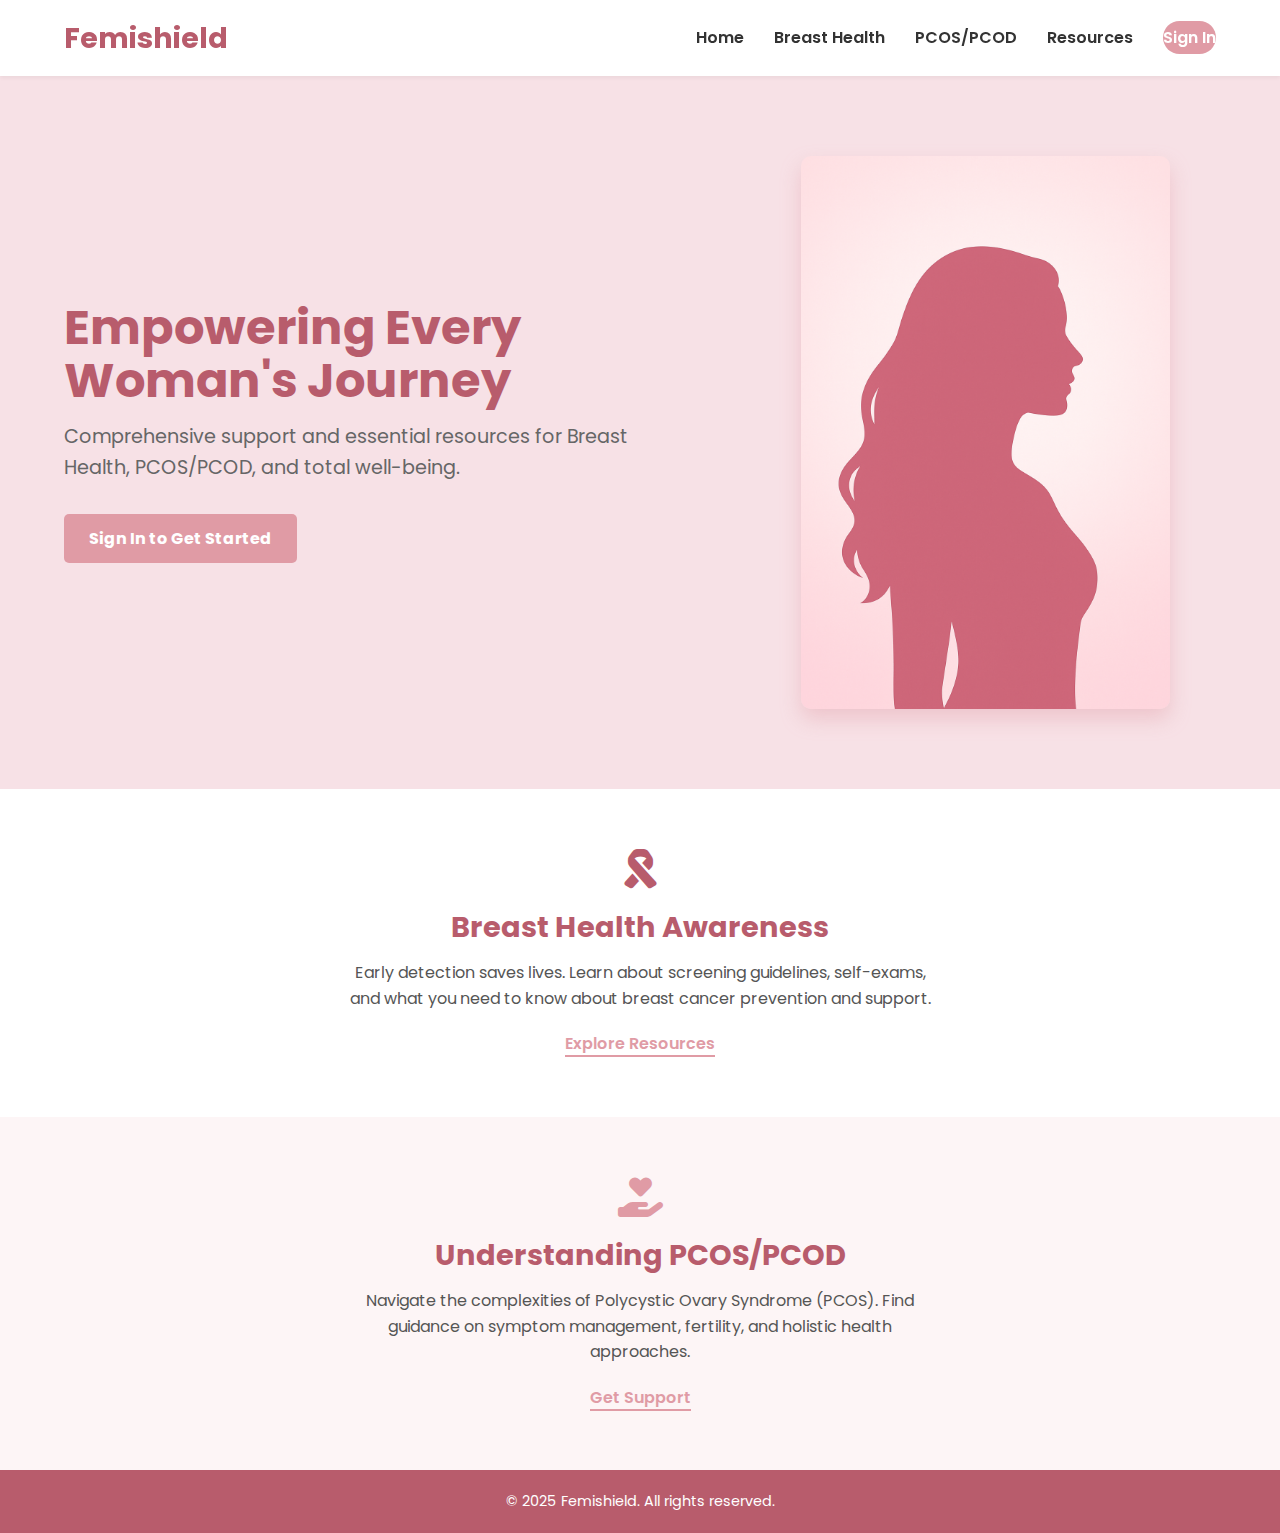
<file: index.html>
<!DOCTYPE html>
<html lang="en">
  <head>
    <meta charset="UTF-8" />
    <meta name="viewport" content="width=device-width, initial-scale=1.0" />
    <title>Femishield - Empowering Women's Health</title>
    <link
      rel="stylesheet"
      href="https://cdnjs.cloudflare.com/ajax/libs/font-awesome/6.5.1/css/all.min.css"
    />
    <link
      href="https://fonts.googleapis.com/css2?family=Poppins:wght@300;400;600;700&display=swap"
      rel="stylesheet"
    />

    <style>
      /* Custom Pink & White Palette */
      :root {
        --color-white: #ffffff;
        --color-pink-lightest: #fdf5f6; /* Very light pink/off-white */
        --color-pink-soft: #f7e1e6; /* Soft background pink */
        --color-pink-medium: #e09ba5; /* Main accent pink */
        --color-pink-dark: #b85c6c; /* Darker text/hover pink */
        --color-text-dark: #333333;
        --font-primary: "Poppins", sans-serif;
      }

      /* Global Reset and Typography */
      * {
        margin: 0;
        padding: 0;
        box-sizing: border-box;
      }

      body {
        font-family: var(--font-primary);
        line-height: 1.6;
        background-color: var(--color-pink-lightest);
        color: var(--color-text-dark);
      }

      .container {
        width: 90%;
        max-width: 1200px;
        margin: 0 auto;
      }

      /* Navigation Bar */
      .navbar {
        background-color: var(--color-white);
        padding: 15px 0;
        box-shadow: 0 2px 4px rgba(0, 0, 0, 0.05);
        position: sticky;
        top: 0;
        z-index: 1000;
      }

      .navbar .container {
        display: flex;
        justify-content: space-between;
        align-items: center;
      }

      .logo {
        color: var(--color-pink-dark);
        font-weight: 700;
        font-size: 1.8em;
      }

      .nav-links {
        list-style: none;
        display: flex;
      }

      .nav-links li {
        margin-left: 30px;
      }

      .nav-links a {
        text-decoration: none;
        color: var(--color-text-dark);
        font-weight: 600;
        transition: color 0.3s;
        padding: 5px 0;
        position: relative;
      }

      .nav-links a:hover {
        color: var(--color-pink-medium);
      }

      /* Call to Action Button in Nav */
      .cta-button {
        background-color: var(--color-pink-medium);
        color: var(--color-white) !important;
        padding: 8px 15px;
        border-radius: 20px;
        font-weight: 600;
        transition: background-color 0.3s;
      }

      .cta-button:hover {
        background-color: var(--color-pink-dark);
      }

      /* Hero Section */
      .hero-section {
        background-color: var(--color-pink-soft);
        padding: 80px 0;
      }

      .hero-section .container {
        display: flex;
        align-items: center;
        justify-content: space-between;
        gap: 40px;
      }

      .hero-content {
        max-width: 50%;
      }

      .hero-content h2 {
        font-size: 3em;
        color: var(--color-pink-dark);
        margin-bottom: 15px;
        line-height: 1.1;
      }

      .hero-content p {
        font-size: 1.2em;
        margin-bottom: 30px;
        color: #666;
      }

      .main-cta-button {
        display: inline-block;
        background-color: var(--color-pink-medium);
        color: var(--color-white);
        padding: 12px 25px;
        border-radius: 5px;
        text-decoration: none;
        font-weight: 700;
        transition: background-color 0.3s;
      }

      .main-cta-button:hover {
        background-color: var(--color-pink-dark);
      }

      .hero-visual {
        width: 40%;
        display: flex;
        align-items: center;
        justify-content: center;
      }

      /* Styling for the image within hero-visual */
      .hero-visual img {
        max-width: 80%; /* Ensure image fits within its container */
        height: auto; /* Maintain aspect ratio */
        display: block; /* Remove extra space below image */
        border-radius: 10px; /* Optional: adds soft corners to your image */
        box-shadow: 0 10px 20px rgba(224, 155, 165, 0.4); /* Optional: adds a subtle shadow */
      }

      /* Feature Sections */
      .feature-section {
        padding: 60px 0;
        text-align: center;
        background-color: var(--color-white);
      }

      .light-pink-bg {
        background-color: var(--color-pink-lightest);
      }

      .feature-icon {
        font-size: 2.5em;
        color: var(--color-pink-medium);
        margin-bottom: 15px;
      }

      .pink-ribbon {
        color: var(--color-pink-dark); /* Darker pink for the ribbon icon */
      }

      .feature-section h3 {
        font-size: 1.8em;
        color: var(--color-pink-dark);
        margin-bottom: 10px;
      }

      .feature-section p {
        max-width: 600px;
        margin: 0 auto 20px;
        color: #555;
      }

      .secondary-cta {
        color: var(--color-pink-medium);
        text-decoration: none;
        font-weight: 600;
        border-bottom: 2px solid var(--color-pink-medium);
        transition: color 0.3s, border-color 0.3s;
      }

      .secondary-cta:hover {
        color: var(--color-pink-dark);
        border-color: var(--color-pink-dark);
      }

      /* Footer */
      .footer {
        background-color: var(--color-pink-dark);
        color: var(--color-white);
        text-align: center;
        padding: 20px 0;
        font-size: 0.9em;
      }

      /* Media Query for Responsiveness */
      @media (max-width: 768px) {
        .navbar .container {
          flex-direction: column;
        }
        .nav-links {
          margin-top: 10px;
          justify-content: center;
        }
        .nav-links li {
          margin: 0 10px;
        }
        .hero-section .container {
          flex-direction: column;
          text-align: center;
        }
        .hero-content,
        .hero-visual {
          max-width: 100%;
          width: 100%;
        }
        .hero-content h2 {
          font-size: 2.5em;
        }
        .hero-visual {
          order: -1; /* Move visual above text on mobile */
          margin-bottom: 30px;
        }
      }
    </style>
  </head>
  <body>
    <nav class="navbar">
      <div class="container">
        <h1 class="logo">Femishield</h1>
        <ul class="nav-links">
          <li><a href="#home">Home</a></li>
          <li><a href="#breast-health">Breast Health</a></li>
          <li><a href="#pcos-pcod">PCOS/PCOD</a></li>
          <li><a href="#resources">Resources</a></li>
          <li><a href="signin.html" class="cta-button">Sign In</a></li>
        </ul>
      </div>
    </nav>

    <header id="home" class="hero-section">
      <div class="container">
        <div class="hero-content">
          <h2>Empowering Every Woman's Journey</h2>
          <p>
            Comprehensive support and essential resources for Breast Health,
            PCOS/PCOD, and total well-being.
          </p>
          <a href="signin.html" class="main-cta-button"
            >Sign In to Get Started</a
          >
        </div>
        <div class="hero-visual">
          <img src="woman_silhouette.png" alt="Empowering Women's Health" />
        </div>
      </div>
    </header>

    <section id="breast-health" class="feature-section">
      <div class="container">
        <i class="fas fa-ribbon feature-icon pink-ribbon"></i>
        <h3>Breast Health Awareness</h3>
        <p>
          Early detection saves lives. Learn about screening guidelines,
          self-exams, and what you need to know about breast cancer prevention
          and support.
        </p>
        <a href="#" class="secondary-cta">Explore Resources</a>
      </div>
    </section>

    <section id="pcos-pcod" class="feature-section light-pink-bg">
      <div class="container">
        <i class="fas fa-hand-holding-heart feature-icon"></i>
        <h3>Understanding PCOS/PCOD</h3>
        <p>
          Navigate the complexities of Polycystic Ovary Syndrome (PCOS). Find
          guidance on symptom management, fertility, and holistic health
          approaches.
        </p>
        <a href="#" class="secondary-cta">Get Support</a>
      </div>
    </section>

    <footer class="footer">
      <div class="container">
        <p>&copy; 2025 Femishield. All rights reserved.</p>
      </div>
    </footer>
  </body>
</html>
</file>
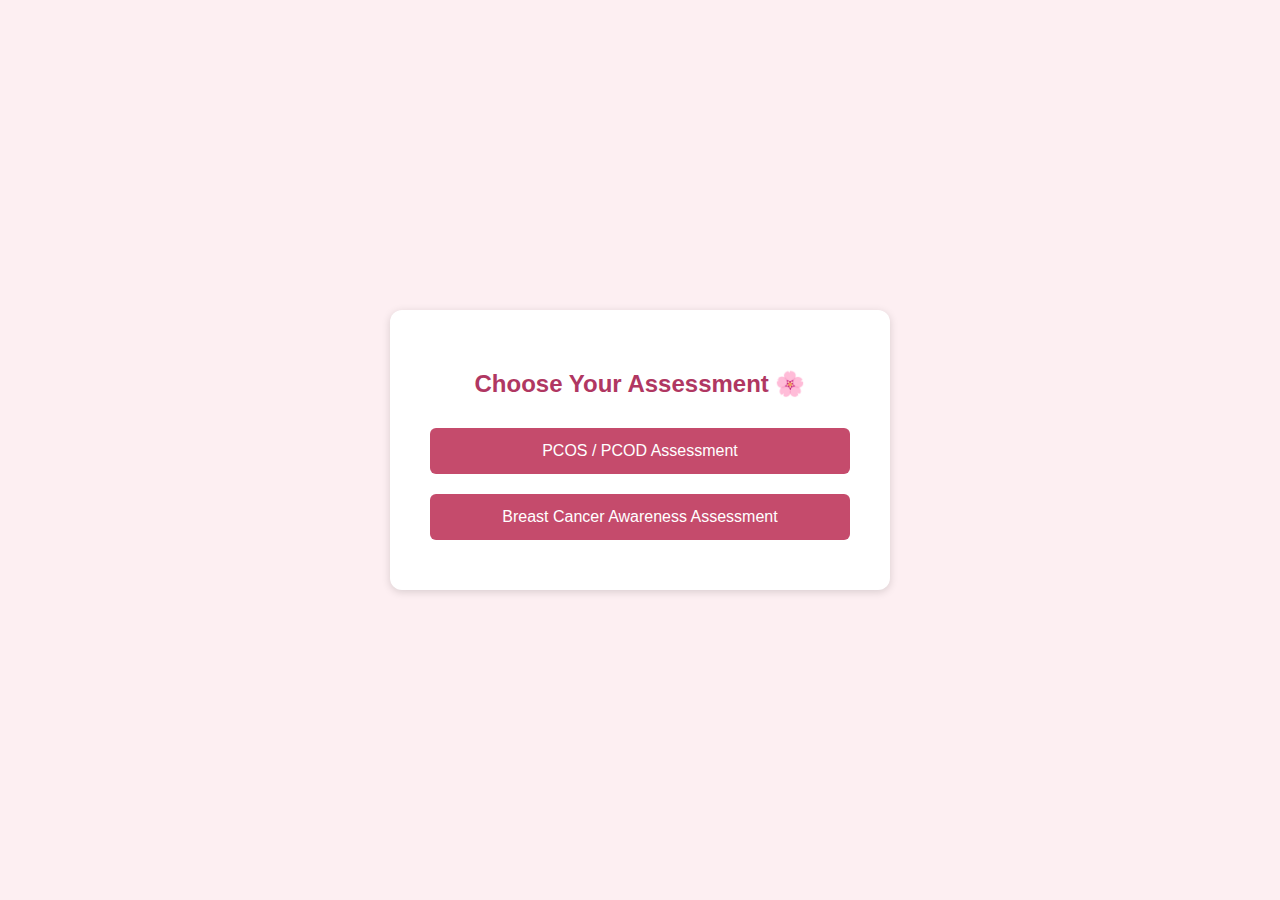
<file: assessment.html>
<!DOCTYPE html>
<html lang="en">
  <head>
    <meta charset="UTF-8" />
    <meta name="viewport" content="width=device-width, initial-scale=1.0" />
    <title>Choose Assessment - FemiShield</title>
    <style>
      body {
        margin: 0;
        font-family: Arial, sans-serif;
        background: #fdeff2;
        display: flex;
        justify-content: center;
        align-items: center;
        height: 100vh;
      }
      .card {
        background: #ffffff;
        padding: 40px;
        width: 420px;
        border-radius: 12px;
        box-shadow: 0 2px 8px rgba(0, 0, 0, 0.15);
        text-align: center;
      }
      h2 {
        color: #b03762;
        margin-bottom: 20px;
      }
      button {
        width: 100%;
        padding: 14px;
        margin: 10px 0;
        border: none;
        border-radius: 6px;
        background: #c54b6c;
        color: #fff;
        cursor: pointer;
        font-size: 16px;
      }
      button:hover {
        background: #a63b59;
      }
    </style>
  </head>
  <body>
    <div class="card">
      <h2>Choose Your Assessment 🌸</h2>
      <button onclick="location.href='pcos-assessment.html'">
        PCOS / PCOD Assessment
      </button>
      <button onclick="location.href='breast-assessment.html'">
        Breast Cancer Awareness Assessment
      </button>
    </div>
  </body>
</html>
</file>
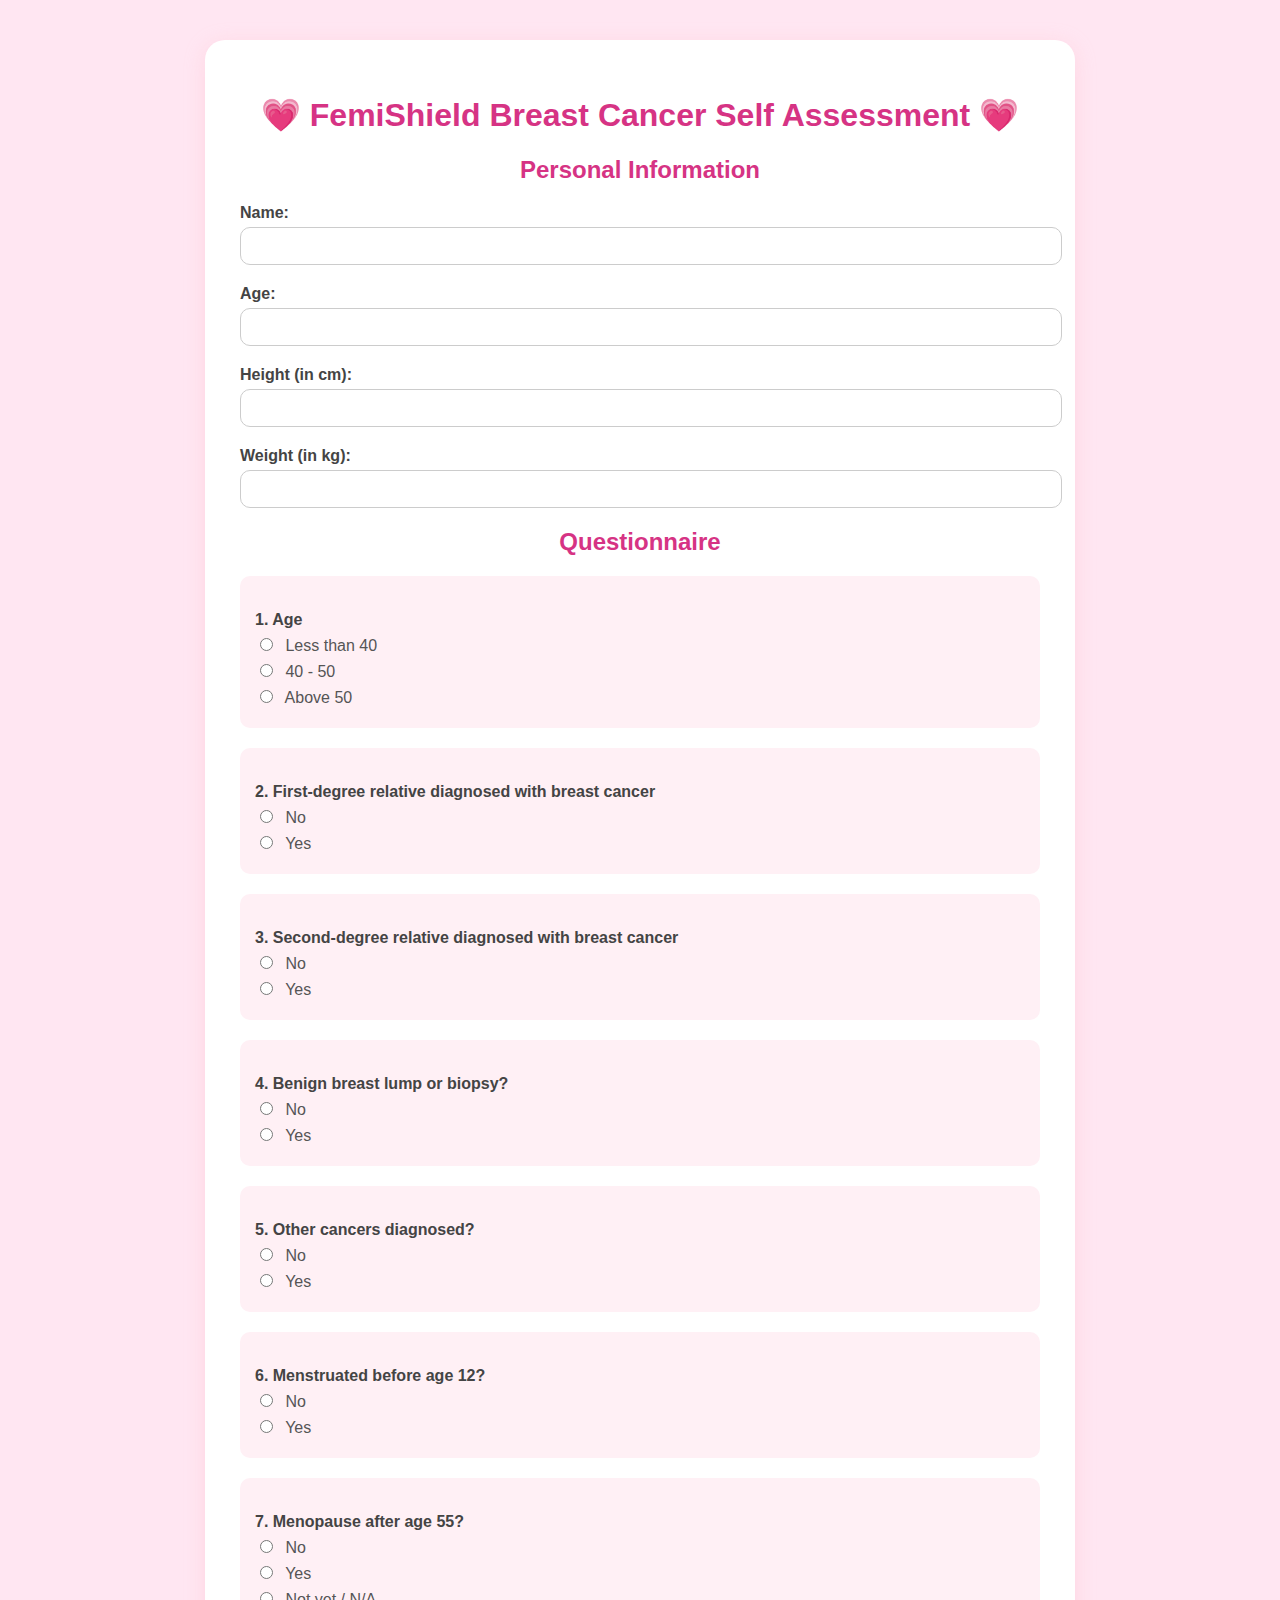
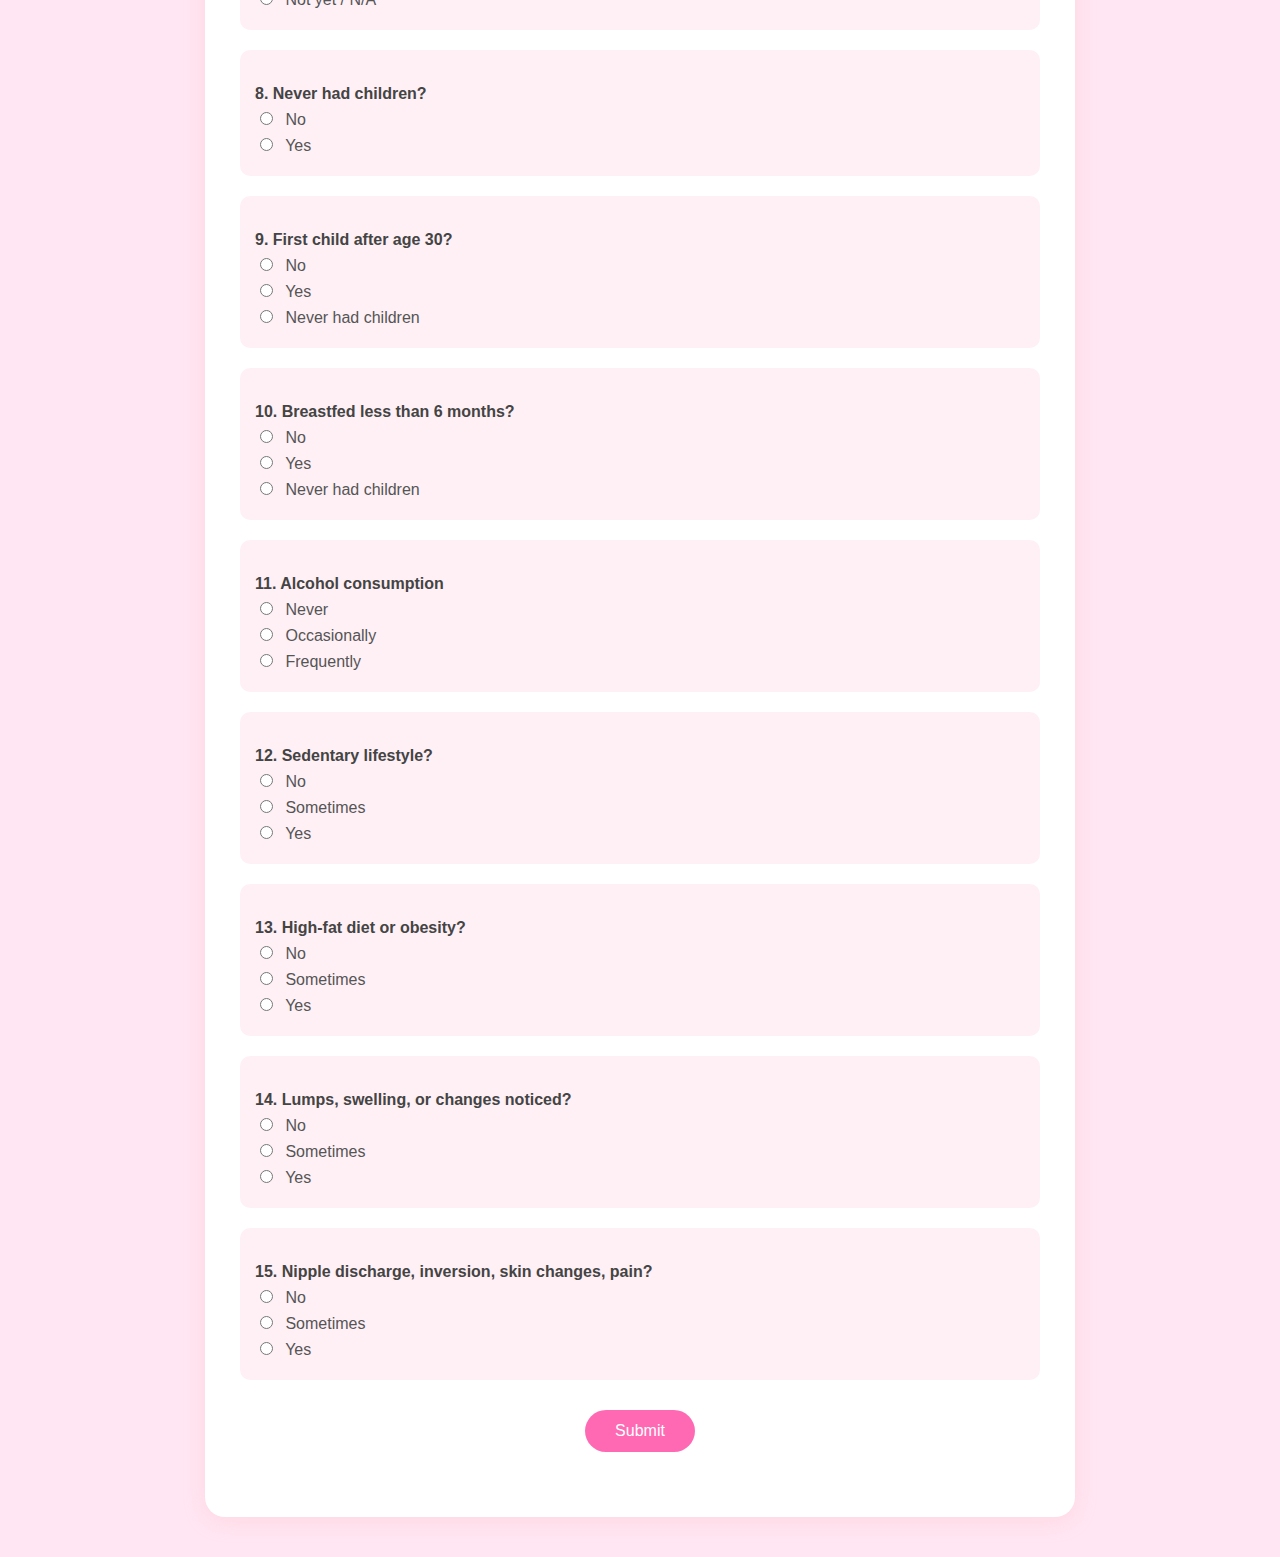
<file: breast-assessment.html>
<!DOCTYPE html>
<html lang="en">
  <head>
    <meta charset="UTF-8" />
    <meta name="viewport" content="width=device-width, initial-scale=1.0" />
    <title>FemiShield Breast Cancer Assessment</title>
    <style>
      body {
        font-family: "Poppins", sans-serif;
        background: #ffe6f2;
        margin: 0;
        padding: 0;
      }

      .container {
        max-width: 800px;
        margin: 40px auto;
        background: #fff;
        padding: 35px;
        border-radius: 20px;
        box-shadow: 0 4px 20px rgba(255, 192, 203, 0.4);
      }

      h1,
      h2 {
        text-align: center;
        color: #d63384;
      }

      label {
        display: block;
        margin-top: 20px;
        font-weight: 600;
        color: #444;
      }

      input[type="text"],
      input[type="number"] {
        width: 100%;
        padding: 10px;
        border: 1px solid #ccc;
        border-radius: 10px;
        margin-top: 5px;
        font-size: 14px;
      }

      .question {
        margin-top: 20px;
        background: #fff0f5;
        padding: 15px;
        border-radius: 10px;
      }

      .options label {
        display: block;
        font-weight: 500;
        margin: 6px 0;
        cursor: pointer;
        color: #555;
      }

      input[type="radio"] {
        accent-color: #d63384;
        margin-right: 8px;
      }

      button {
        display: block;
        margin: 30px auto;
        padding: 12px 30px;
        background: #ff69b4;
        color: #fff;
        font-size: 16px;
        border: none;
        border-radius: 30px;
        cursor: pointer;
        transition: 0.3s ease;
      }

      button:hover {
        background: #e75480;
      }

      .hidden {
        display: none;
      }

      .report {
        text-align: center;
        background: #fff0f5;
        padding: 30px;
        border-radius: 15px;
        color: #444;
      }

      .risk {
        font-weight: bold;
        color: #b30059;
        font-size: 18px;
      }

      .advice {
        margin-top: 15px;
        font-style: italic;
      }

      .download-btn {
        margin-top: 20px;
        background: #d63384;
      }
    </style>
  </head>
  <body>
    <div class="container" id="quizContainer">
      <h1>💗 FemiShield Breast Cancer Self Assessment 💗</h1>
      <h2>Personal Information</h2>

      <label>Name:</label>
      <input type="text" id="name" required />
      <label>Age:</label>
      <input type="number" id="age" required />
      <label>Height (in cm):</label>
      <input type="number" id="height" required />
      <label>Weight (in kg):</label>
      <input type="number" id="weight" required />

      <h2>Questionnaire</h2>
      <div id="questions">
        <!-- 15 Questions -->
        <div class="question">
          <label>1. Age</label>
          <div class="options">
            <label
              ><input type="radio" name="q1" value="0" /> Less than 40</label
            >
            <label><input type="radio" name="q1" value="1" /> 40 - 50</label>
            <label><input type="radio" name="q1" value="2" /> Above 50</label>
          </div>
        </div>
        <div class="question">
          <label>2. First-degree relative diagnosed with breast cancer</label>
          <div class="options">
            <label><input type="radio" name="q2" value="0" /> No</label>
            <label><input type="radio" name="q2" value="2" /> Yes</label>
          </div>
        </div>
        <div class="question">
          <label>3. Second-degree relative diagnosed with breast cancer</label>
          <div class="options">
            <label><input type="radio" name="q3" value="0" /> No</label>
            <label><input type="radio" name="q3" value="1" /> Yes</label>
          </div>
        </div>
        <div class="question">
          <label>4. Benign breast lump or biopsy?</label>
          <div class="options">
            <label><input type="radio" name="q4" value="0" /> No</label>
            <label><input type="radio" name="q4" value="2" /> Yes</label>
          </div>
        </div>
        <div class="question">
          <label>5. Other cancers diagnosed?</label>
          <div class="options">
            <label><input type="radio" name="q5" value="0" /> No</label>
            <label><input type="radio" name="q5" value="2" /> Yes</label>
          </div>
        </div>
        <div class="question">
          <label>6. Menstruated before age 12?</label>
          <div class="options">
            <label><input type="radio" name="q6" value="0" /> No</label>
            <label><input type="radio" name="q6" value="1" /> Yes</label>
          </div>
        </div>
        <div class="question">
          <label>7. Menopause after age 55?</label>
          <div class="options">
            <label><input type="radio" name="q7" value="0" /> No</label>
            <label><input type="radio" name="q7" value="1" /> Yes</label>
            <label
              ><input type="radio" name="q7" value="0" /> Not yet / N/A</label
            >
          </div>
        </div>
        <div class="question">
          <label>8. Never had children?</label>
          <div class="options">
            <label><input type="radio" name="q8" value="0" /> No</label>
            <label><input type="radio" name="q8" value="1" /> Yes</label>
          </div>
        </div>
        <div class="question">
          <label>9. First child after age 30?</label>
          <div class="options">
            <label><input type="radio" name="q9" value="0" /> No</label>
            <label><input type="radio" name="q9" value="1" /> Yes</label>
            <label
              ><input type="radio" name="q9" value="0" /> Never had
              children</label
            >
          </div>
        </div>
        <div class="question">
          <label>10. Breastfed less than 6 months?</label>
          <div class="options">
            <label><input type="radio" name="q10" value="0" /> No</label>
            <label><input type="radio" name="q10" value="1" /> Yes</label>
            <label
              ><input type="radio" name="q10" value="0" /> Never had
              children</label
            >
          </div>
        </div>
        <div class="question">
          <label>11. Alcohol consumption</label>
          <div class="options">
            <label><input type="radio" name="q11" value="0" /> Never</label>
            <label
              ><input type="radio" name="q11" value="1" /> Occasionally</label
            >
            <label
              ><input type="radio" name="q11" value="2" /> Frequently</label
            >
          </div>
        </div>
        <div class="question">
          <label>12. Sedentary lifestyle?</label>
          <div class="options">
            <label><input type="radio" name="q12" value="0" /> No</label>
            <label><input type="radio" name="q12" value="1" /> Sometimes</label>
            <label><input type="radio" name="q12" value="2" /> Yes</label>
          </div>
        </div>
        <div class="question">
          <label>13. High-fat diet or obesity?</label>
          <div class="options">
            <label><input type="radio" name="q13" value="0" /> No</label>
            <label><input type="radio" name="q13" value="1" /> Sometimes</label>
            <label><input type="radio" name="q13" value="2" /> Yes</label>
          </div>
        </div>
        <div class="question">
          <label>14. Lumps, swelling, or changes noticed?</label>
          <div class="options">
            <label><input type="radio" name="q14" value="0" /> No</label>
            <label><input type="radio" name="q14" value="1" /> Sometimes</label>
            <label><input type="radio" name="q14" value="2" /> Yes</label>
          </div>
        </div>
        <div class="question">
          <label>15. Nipple discharge, inversion, skin changes, pain?</label>
          <div class="options">
            <label><input type="radio" name="q15" value="0" /> No</label>
            <label><input type="radio" name="q15" value="1" /> Sometimes</label>
            <label><input type="radio" name="q15" value="2" /> Yes</label>
          </div>
        </div>
      </div>

      <button onclick="generateReport()">Submit</button>
    </div>

    <div class="container hidden" id="resultContainer">
      <div class="report" id="report"></div>
      <button class="download-btn" onclick="window.print()">
        📄 Download/Print Report
      </button>
    </div>

    <script>
      const backendURL = "http://127.0.0.1:5000"; // Flask backend

      async function generateReport() {
        const name = document.getElementById("name").value.trim();
        const age = document.getElementById("age").value;
        const height = document.getElementById("height").value;
        const weight = document.getElementById("weight").value;

        if (!name || !age || !height || !weight) {
          alert("Please fill in your personal details first!");
          return;
        }

        const questions = 15;
        let score = 0;
        let answersArray = [];

        for (let i = 1; i <= questions; i++) {
          const selected = document.querySelector(
            `input[name="q${i}"]:checked`
          );
          if (!selected) {
            alert(`Please answer Question ${i}`);
            return;
          }
          const answerText = selected.parentElement.textContent.trim();
          const answerScore = parseInt(selected.value);
          score += answerScore;

          answersArray.push({
            question: `Q${i}`,
            answer: answerText,
            score: answerScore,
          });
        }

        const bmi = (weight / (height / 100) ** 2).toFixed(1);
        let bmiCategory =
          bmi < 18.5
            ? "Underweight"
            : bmi < 25
            ? "Normal weight"
            : bmi < 30
            ? "Overweight"
            : "Obese";

        let risk = "",
          advice = "",
          riskColor = "",
          alertMessage = "";
        if (score <= 5) {
          risk = "Low Risk 🌿";
          advice =
            "Maintain a healthy lifestyle, regular self-checks, and routine screenings.";
          riskColor = "#28a745";
        } else if (score <= 10) {
          risk = "Moderate Risk 🌸";
          advice =
            "Be vigilant with monthly self-checks, maintain healthy habits, and consult a doctor if symptoms appear.";
          riskColor = "#ffc107";
        } else {
          risk = "High Risk 💗";
          advice =
            "Consult a healthcare professional immediately for proper evaluation and screening.";
          riskColor = "#dc3545";
          alertMessage = `
            <div style="background:#ffcccc; color:#b30000; font-weight:bold; padding:15px; border-radius:10px; margin-bottom:20px; text-align:center;">
              ⚠️ High Risk Detected! Please consult a doctor ASAP for proper evaluation.
            </div>
          `;
        }

        document.getElementById("quizContainer").classList.add("hidden");

        const reportHTML = `
          <div style="text-align:right; font-size:14px; color:#555; margin-bottom:10px;">
            📞 1234567890 | 0987654321 &nbsp;&nbsp;|&nbsp;&nbsp; 📧 femishield@proj.com
          </div>
          ${alertMessage}
          <h2>Breast Cancer Risk Assessment Report</h2>
          <table border="1" cellpadding="10" cellspacing="0" style="margin:auto; margin-top:10px; border-collapse:collapse; width:80%; font-family:'Poppins', sans-serif;">
            <tr style="background:#ffe6f2; text-align:left;"><th>Field</th><th>Details</th></tr>
            <tr><td>Name</td><td>${name}</td></tr>
            <tr><td>Age</td><td>${age} years</td></tr>
            <tr><td>Height</td><td>${height} cm</td></tr>
            <tr><td>Weight</td><td>${weight} kg</td></tr>
            <tr><td>BMI</td><td>${bmi} (${bmiCategory})</td></tr>
            <tr><td>Risk Level</td><td style="color:${riskColor}; font-weight:bold;">${risk}</td></tr>
            <tr><td>Advice</td><td>${advice}</td></tr>
          </table>

          <h3>Lifestyle & Screening Tips</h3>
          <ul style="text-align:left; max-width:600px; margin:auto;">
            <li>Perform regular breast self-exams monthly.</li>
            <li>Maintain a balanced diet and healthy weight.</li>
            <li>Exercise at least 150 minutes/week.</li>
            <li>Limit alcohol consumption and avoid smoking.</li>
            <li>Schedule routine mammograms or clinical exams as recommended by a doctor.</li>
            <li>Consult a healthcare provider immediately if any unusual changes occur.</li>
          </ul>

          <div id="comparisonMessage" style="text-align:center; margin-top:20px; font-weight:bold; color:#d63384;"></div>
        `;

        document.getElementById("report").innerHTML = reportHTML;
        document.getElementById("resultContainer").classList.remove("hidden");

        // Send assessment to backend
        sendAssessment({
          email: "user@example.com", // replace with actual logged-in email
          personalInfo: { name, age, height, weight },
          answers: answersArray,
          totalScore: score,
          riskLevel: risk,
        });
      }

      async function sendAssessment(assessmentData) {
        try {
          const response = await fetch(`${backendURL}/bcancer`, {
            method: "POST",
            headers: { "Content-Type": "application/json" },
            body: JSON.stringify(assessmentData),
          });

          const data = await response.json();

          // If backend sends a comparison message
          if (data.success && data.comparison) {
            document.getElementById("comparisonMessage").innerText =
              data.comparison;
          }

          // Show popup alert
          alert("Report sent successfully! ✅");
        } catch (err) {
          console.error("Error sending assessment:", err);
          alert("Failed to send report! ❌");
        }
      }
    </script>
  </body>
</html>
</file>
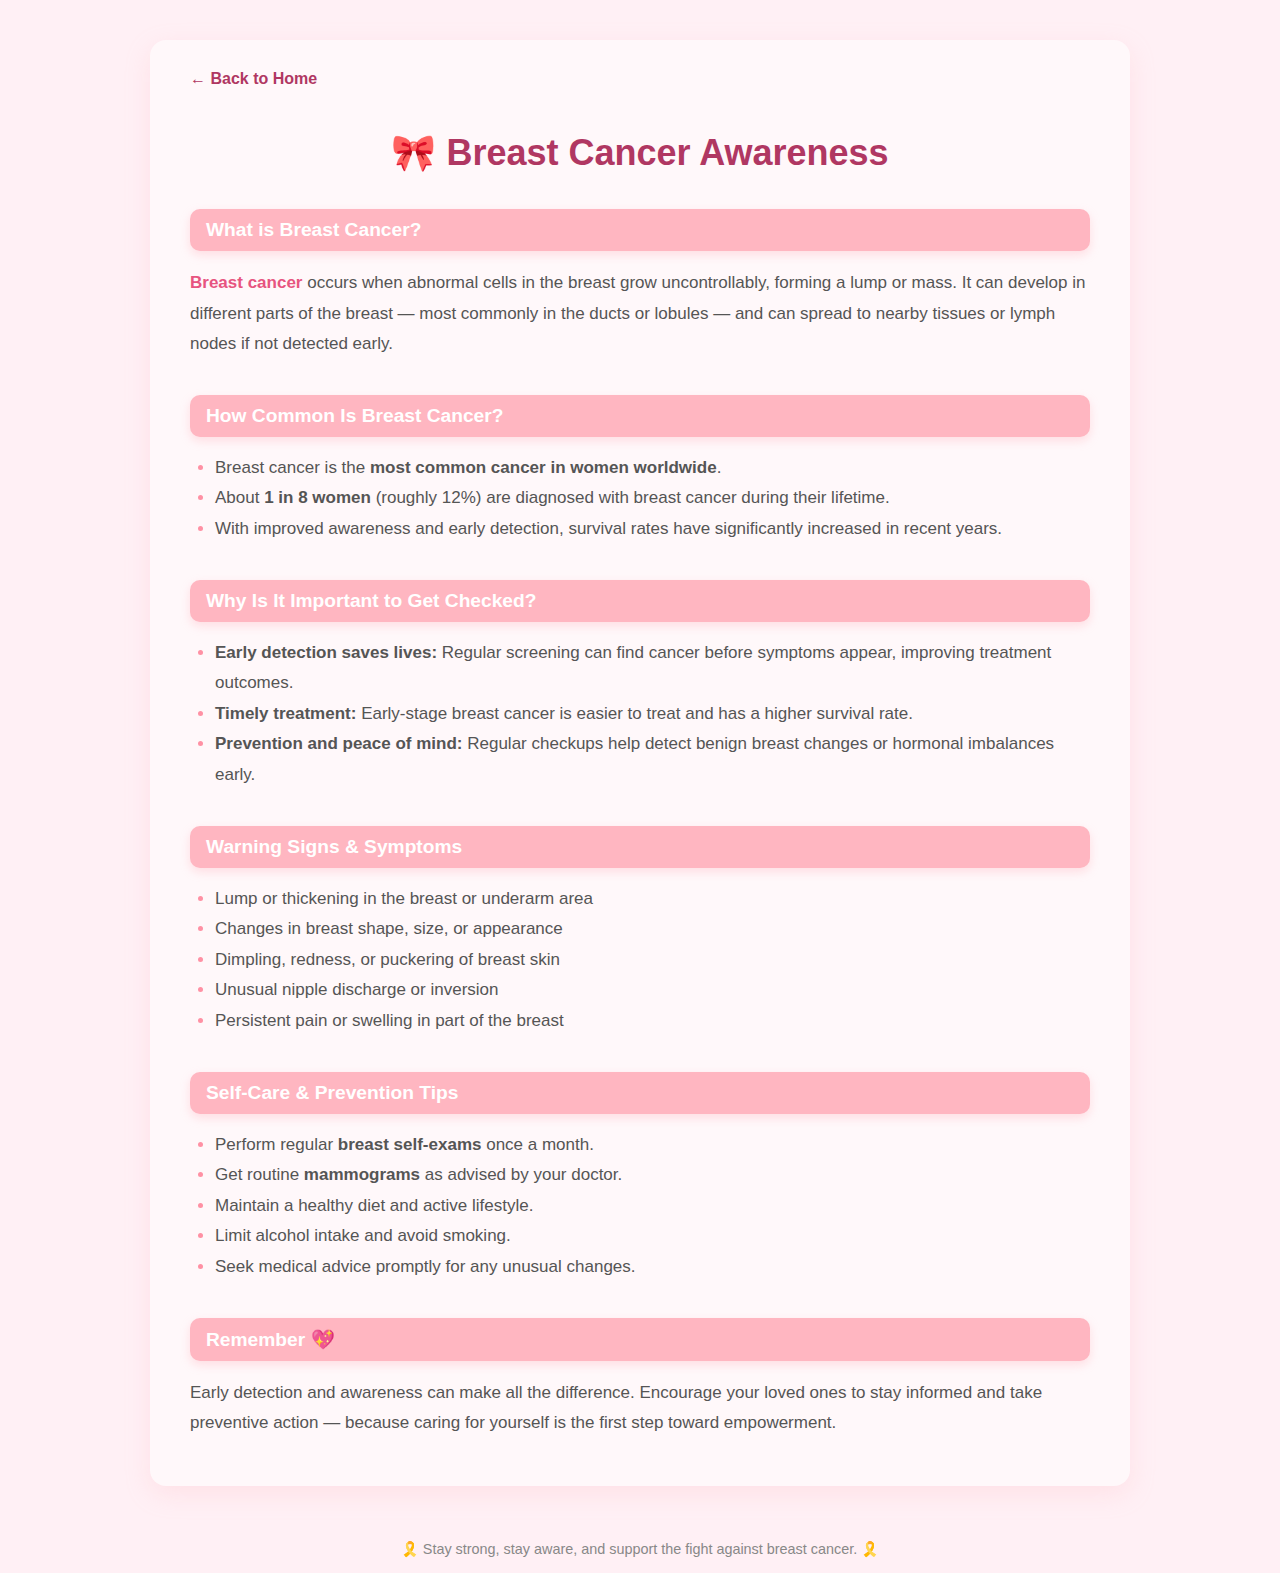
<file: breastcanceraware.html>
<!DOCTYPE html>
<html lang="en">
  <head>
    <meta charset="UTF-8" />
    <meta name="viewport" content="width=device-width, initial-scale=1.0" />
    <title>FemiShield - Breast Cancer Awareness</title>
    <style>
      body {
        margin: 0;
        font-family: "Segoe UI", Arial, sans-serif;
        background-color: #fff0f5;
        color: #b03762;
      }

      header {
        width: 100%;
        display: flex;
        justify-content: space-between;
        align-items: center;
        padding: 20px 40px;
        background: #fff;
        border-bottom: 2px solid #f7c9d7;
      }

      header .logo {
        font-size: 28px;
        font-weight: 700;
        color: #b03762;
      }

      nav a {
        margin-left: 28px;
        text-decoration: none;
        color: #b03762;
        font-weight: 600;
        font-size: 16px;
      }

      .container {
        max-width: 900px;
        margin: 40px auto;
        background: #fff8fa;
        border-radius: 16px;
        padding: 30px 40px;
        box-shadow: 0 8px 25px rgba(255, 182, 193, 0.25);
      }

      h1 {
        text-align: center;
        font-size: 36px;
        color: #b03762;
        margin-bottom: 10px;
      }

      h2 {
        background-color: #ffb6c1;
        color: #fff;
        padding: 10px 16px;
        border-radius: 10px;
        font-size: 1.2rem;
        margin-top: 35px;
        margin-bottom: 15px;
        box-shadow: 0 4px 10px rgba(255, 182, 193, 0.4);
      }

      p,
      li {
        font-size: 17px;
        line-height: 1.8;
        color: #555;
      }

      ul {
        padding-left: 25px;
      }

      li::marker {
        color: #ff91a4;
      }

      .highlight {
        color: #e75480;
        font-weight: 600;
      }

      footer {
        text-align: center;
        margin-top: 40px;
        padding: 15px 0;
        color: #888;
        font-size: 0.9rem;
      }

      a.back {
        display: inline-block;
        margin-bottom: 20px;
        text-decoration: none;
        color: #b03762;
        font-weight: 600;
      }

      @media (max-width: 600px) {
        .container {
          padding: 20px;
        }
        h1 {
          font-size: 28px;
        }
      }
    </style>
  </head>

  <body>
    <!-- <header>
      <div class="logo">FemiShield</div>
      <nav>
        <a href="index.html">Home</a>
        <a href="pcosaware.html">PCOS / PCOD</a>
        <a href="breastcanceraware.html">Breast Cancer</a>
        <a href="signin.html">Sign In</a>
      </nav>
    </header> -->

    <div class="container">
      <a href="index.html" class="back">← Back to Home</a>
      <h1>🎀 Breast Cancer Awareness</h1>

      <h2>What is Breast Cancer?</h2>
      <p>
        <span class="highlight">Breast cancer</span> occurs when abnormal cells
        in the breast grow uncontrollably, forming a lump or mass. It can
        develop in different parts of the breast — most commonly in the ducts or
        lobules — and can spread to nearby tissues or lymph nodes if not
        detected early.
      </p>

      <h2>How Common Is Breast Cancer?</h2>
      <ul>
        <li>
          Breast cancer is the
          <strong>most common cancer in women worldwide</strong>.
        </li>
        <li>
          About <strong>1 in 8 women</strong> (roughly 12%) are diagnosed with
          breast cancer during their lifetime.
        </li>
        <li>
          With improved awareness and early detection, survival rates have
          significantly increased in recent years.
        </li>
      </ul>

      <h2>Why Is It Important to Get Checked?</h2>
      <ul>
        <li>
          <strong>Early detection saves lives:</strong> Regular screening can
          find cancer before symptoms appear, improving treatment outcomes.
        </li>
        <li>
          <strong>Timely treatment:</strong> Early-stage breast cancer is easier
          to treat and has a higher survival rate.
        </li>
        <li>
          <strong>Prevention and peace of mind:</strong> Regular checkups help
          detect benign breast changes or hormonal imbalances early.
        </li>
      </ul>

      <h2>Warning Signs & Symptoms</h2>
      <ul>
        <li>Lump or thickening in the breast or underarm area</li>
        <li>Changes in breast shape, size, or appearance</li>
        <li>Dimpling, redness, or puckering of breast skin</li>
        <li>Unusual nipple discharge or inversion</li>
        <li>Persistent pain or swelling in part of the breast</li>
      </ul>

      <h2>Self-Care & Prevention Tips</h2>
      <ul>
        <li>
          Perform regular <strong>breast self-exams</strong> once a month.
        </li>
        <li>
          Get routine <strong>mammograms</strong> as advised by your doctor.
        </li>
        <li>Maintain a healthy diet and active lifestyle.</li>
        <li>Limit alcohol intake and avoid smoking.</li>
        <li>Seek medical advice promptly for any unusual changes.</li>
      </ul>

      <h2>Remember 💖</h2>
      <p>
        Early detection and awareness can make all the difference. Encourage
        your loved ones to stay informed and take preventive action — because
        caring for yourself is the first step toward empowerment.
      </p>
    </div>

    <footer>
      🎗️ Stay strong, stay aware, and support the fight against breast cancer.
      🎗️
    </footer>
  </body>
</html>
</file>
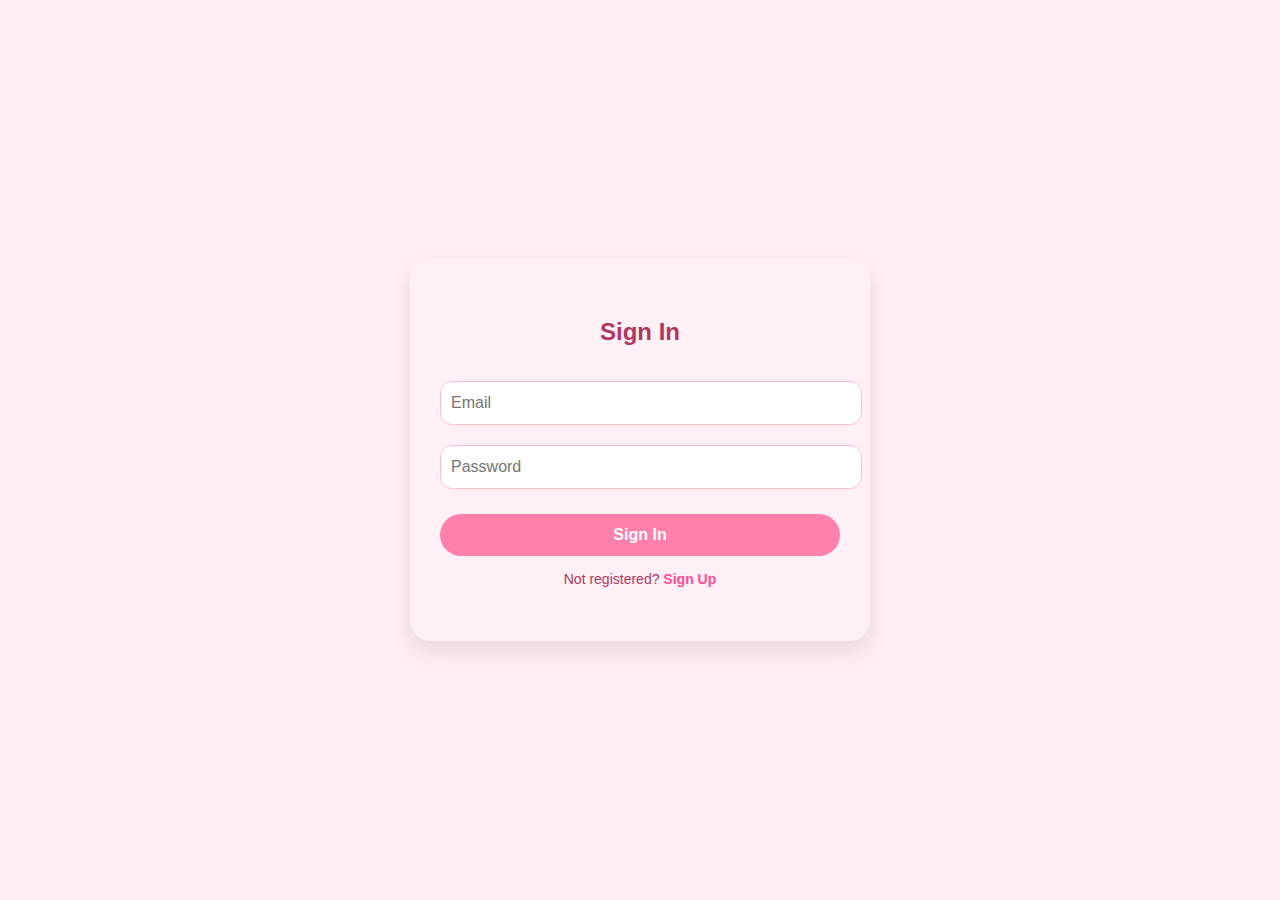
<file: dashboard.html>
<!DOCTYPE html>
<html lang="en">
  <head>
    <meta charset="UTF-8" />
    <meta name="viewport" content="width=device-width, initial-scale=1.0" />
    <title>Dashboard - FemiShield</title>
    <style>
      body {
        margin: 0;
        font-family: Arial, sans-serif;
        background: #fdeff2;
        display: flex;
        justify-content: center;
        align-items: center;
        height: 100vh;
      }
      .card {
        background: #ffffff;
        padding: 40px;
        width: 380px;
        border-radius: 12px;
        box-shadow: 0 2px 8px rgba(0, 0, 0, 0.15);
        text-align: center;
      }
      h2 {
        color: #b03762;
        margin-bottom: 10px;
      }
      p {
        font-size: 18px;
        margin-bottom: 25px;
        color: #5a5a5a;
      }
      button {
        padding: 12px 20px;
        border: none;
        border-radius: 6px;
        background: #c54b6c;
        color: #fff;
        cursor: pointer;
        font-size: 16px;
      }
      button:hover {
        background: #a63b59;
      }
    </style>
  </head>
  <body>
    <div class="card">
      <h2>Welcome, <span id="userName">User</span> 🌸</h2>
      <p>
        Your journey begins here. Ready to assess and understand your wellness
        better?
      </p>
      <button onclick="beginAssessment()">Begin Assessment</button>
    </div>

    <script>
      const user = JSON.parse(localStorage.getItem("femi_user"));
      if (!user) {
        alert("Please sign in first.");
        window.location.href = "signin.html";
      } else {
        document.getElementById("userName").textContent = user.name;
      }

      function beginAssessment() {
        window.location.href = "assessment.html";
      }
    </script>
  </body>
</html>
</file>
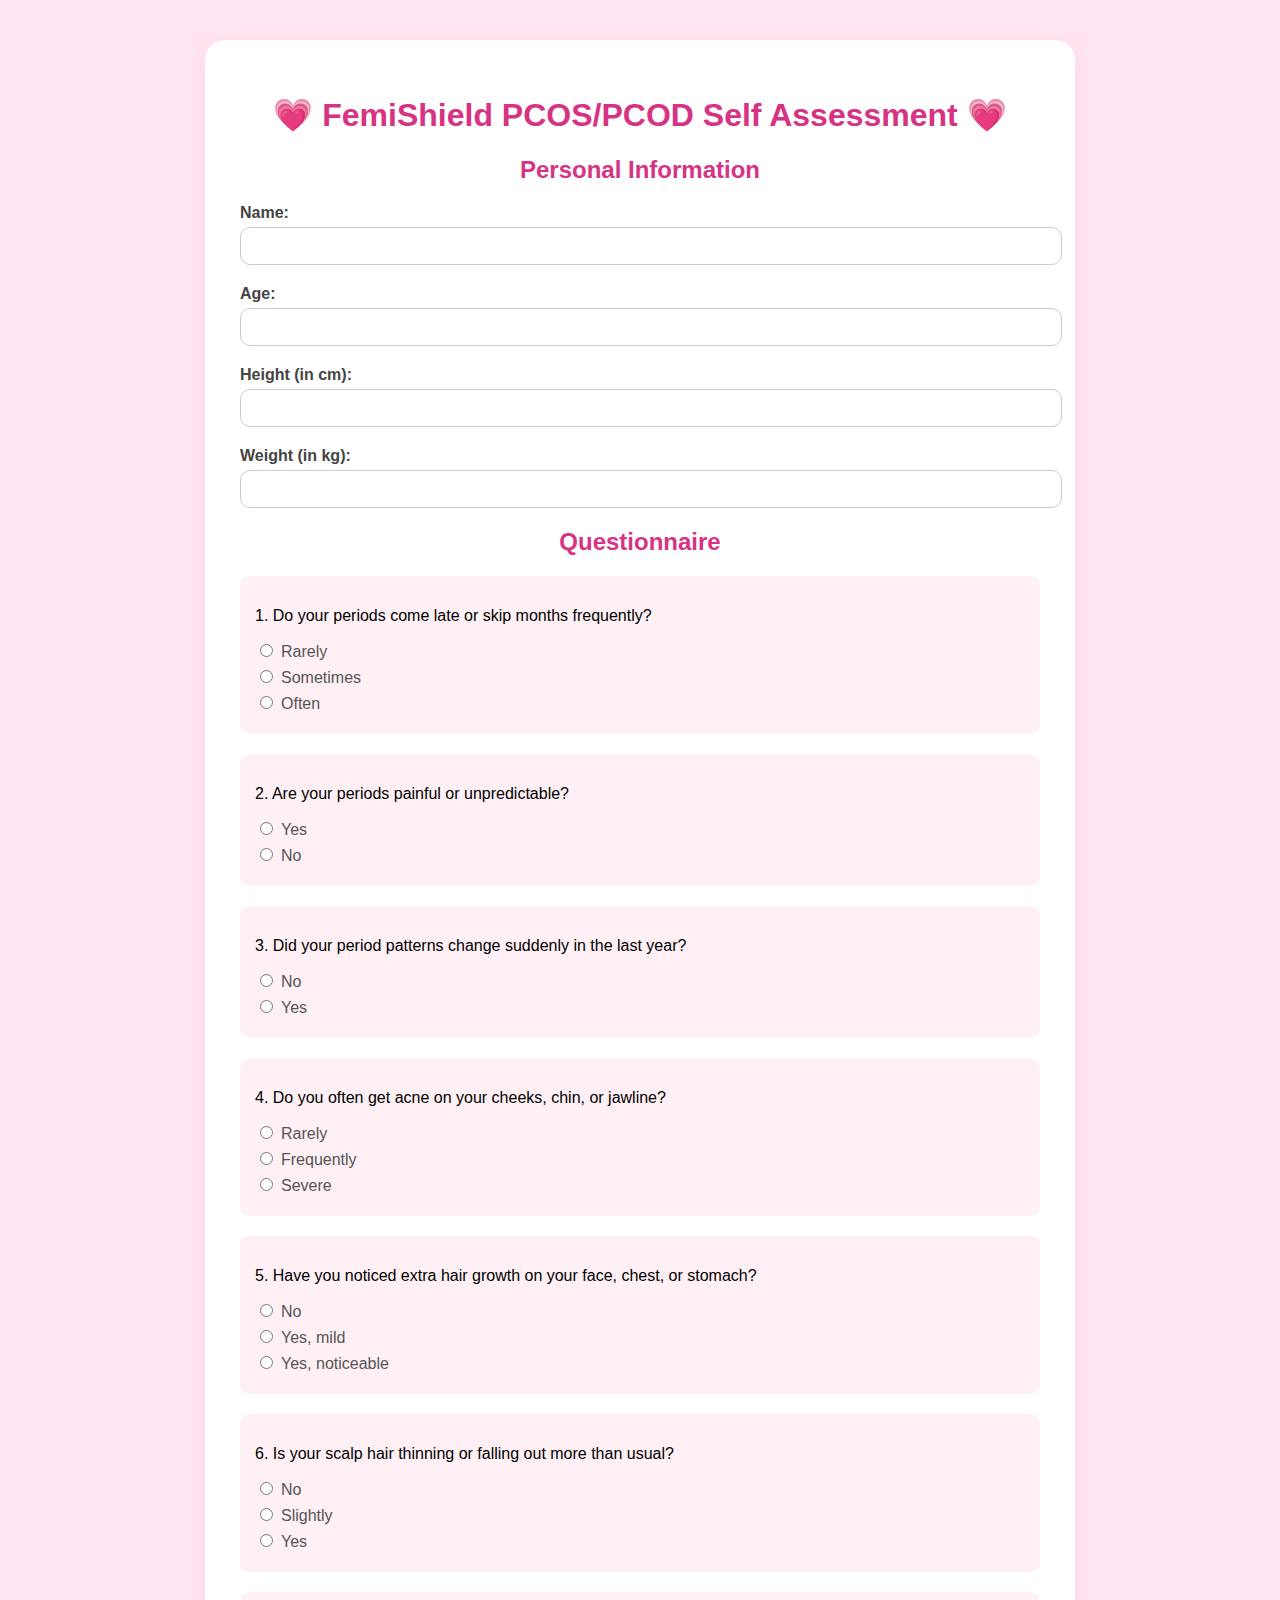
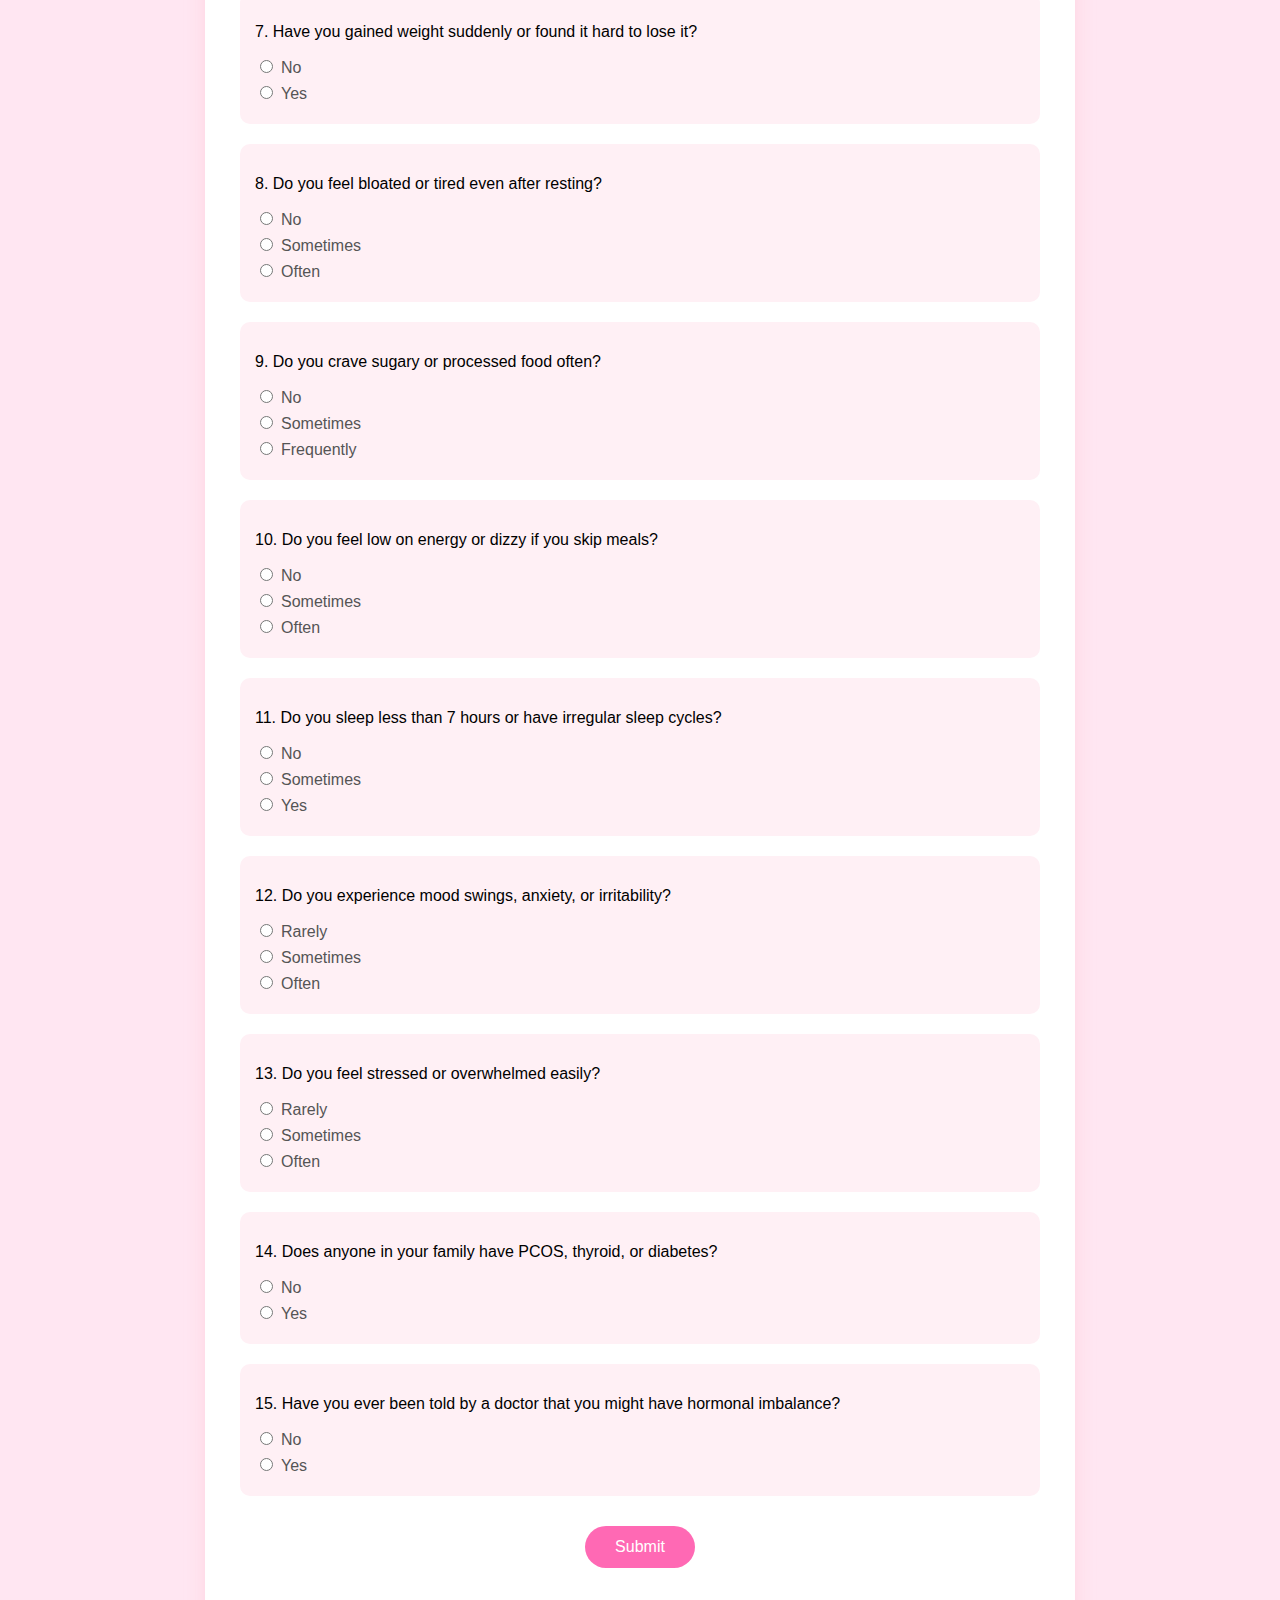
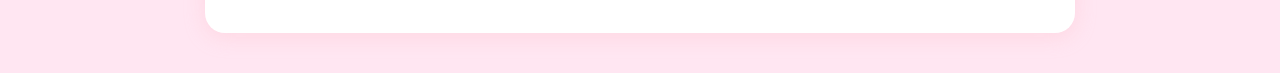
<file: pcos-assessment.html>
<!DOCTYPE html>
<html lang="en">
  <head>
    <meta charset="UTF-8" />
    <meta name="viewport" content="width=device-width, initial-scale=1.0" />
    <title>FemiShield PCOS Assessment</title>
    <style>
      body {
        font-family: "Poppins", sans-serif;
        background: #ffe6f2;
        margin: 0;
        padding: 0;
      }
      .container {
        max-width: 800px;
        margin: 40px auto;
        background: #fff;
        padding: 35px;
        border-radius: 20px;
        box-shadow: 0 4px 20px rgba(255, 192, 203, 0.4);
      }
      h1,
      h2 {
        text-align: center;
        color: #d63384;
      }
      label {
        display: block;
        margin-top: 20px;
        font-weight: 600;
        color: #444;
      }
      input[type="text"],
      input[type="number"] {
        width: 100%;
        padding: 10px;
        border: 1px solid #ccc;
        border-radius: 10px;
        margin-top: 5px;
        font-size: 14px;
      }
      .question {
        margin-top: 20px;
        background: #fff0f5;
        padding: 15px;
        border-radius: 10px;
      }
      .options label {
        display: block;
        font-weight: 500;
        margin: 6px 0;
        cursor: pointer;
        color: #555;
      }
      input[type="radio"] {
        accent-color: #d63384;
        margin-right: 8px;
      }
      button {
        display: block;
        margin: 30px auto;
        padding: 12px 30px;
        background: #ff69b4;
        color: #fff;
        font-size: 16px;
        border: none;
        border-radius: 30px;
        cursor: pointer;
        transition: 0.3s ease;
      }
      button:hover {
        background: #e75480;
      }
      .hidden {
        display: none;
      }
      .report {
        text-align: center;
        background: #fff0f5;
        padding: 30px;
        border-radius: 15px;
        color: #444;
      }
      .risk {
        font-weight: bold;
        font-size: 18px;
      }
      .advice {
        margin-top: 15px;
        font-style: italic;
      }
    </style>
  </head>
  <body>
    <!-- Quiz Container -->
    <div class="container" id="quizContainer">
      <h1>💗 FemiShield PCOS/PCOD Self Assessment 💗</h1>
      <h2>Personal Information</h2>

      <label>Name:</label>
      <input type="text" id="name" required />
      <label>Age:</label>
      <input type="number" id="age" required />
      <label>Height (in cm):</label>
      <input type="number" id="height" required />
      <label>Weight (in kg):</label>
      <input type="number" id="weight" required />

      <h2>Questionnaire</h2>
      <div id="questions">
        <!-- Questions 1-15 -->
        <div class="question" id="q1">
          <p>1. Do your periods come late or skip months frequently?</p>
          <div class="options">
            <label><input type="radio" name="q1" value="1" />Rarely</label>
            <label><input type="radio" name="q1" value="2" />Sometimes</label>
            <label><input type="radio" name="q1" value="3" />Often</label>
          </div>
        </div>
        <div class="question" id="q2">
          <p>2. Are your periods painful or unpredictable?</p>
          <div class="options">
            <label><input type="radio" name="q2" value="2" />Yes</label>
            <label><input type="radio" name="q2" value="1" />No</label>
          </div>
        </div>
        <div class="question" id="q3">
          <p>3. Did your period patterns change suddenly in the last year?</p>
          <div class="options">
            <label><input type="radio" name="q3" value="1" />No</label>
            <label><input type="radio" name="q3" value="2" />Yes</label>
          </div>
        </div>
        <div class="question" id="q4">
          <p>4. Do you often get acne on your cheeks, chin, or jawline?</p>
          <div class="options">
            <label><input type="radio" name="q4" value="1" />Rarely</label>
            <label><input type="radio" name="q4" value="2" />Frequently</label>
            <label><input type="radio" name="q4" value="3" />Severe</label>
          </div>
        </div>
        <div class="question" id="q5">
          <p>
            5. Have you noticed extra hair growth on your face, chest, or
            stomach?
          </p>
          <div class="options">
            <label><input type="radio" name="q5" value="1" />No</label>
            <label><input type="radio" name="q5" value="2" />Yes, mild</label>
            <label
              ><input type="radio" name="q5" value="3" />Yes, noticeable</label
            >
          </div>
        </div>
        <div class="question" id="q6">
          <p>6. Is your scalp hair thinning or falling out more than usual?</p>
          <div class="options">
            <label><input type="radio" name="q6" value="1" />No</label>
            <label><input type="radio" name="q6" value="2" />Slightly</label>
            <label><input type="radio" name="q6" value="3" />Yes</label>
          </div>
        </div>
        <div class="question" id="q7">
          <p>7. Have you gained weight suddenly or found it hard to lose it?</p>
          <div class="options">
            <label><input type="radio" name="q7" value="1" />No</label>
            <label><input type="radio" name="q7" value="2" />Yes</label>
          </div>
        </div>
        <div class="question" id="q8">
          <p>8. Do you feel bloated or tired even after resting?</p>
          <div class="options">
            <label><input type="radio" name="q8" value="1" />No</label>
            <label><input type="radio" name="q8" value="2" />Sometimes</label>
            <label><input type="radio" name="q8" value="3" />Often</label>
          </div>
        </div>
        <div class="question" id="q9">
          <p>9. Do you crave sugary or processed food often?</p>
          <div class="options">
            <label><input type="radio" name="q9" value="1" />No</label>
            <label><input type="radio" name="q9" value="2" />Sometimes</label>
            <label><input type="radio" name="q9" value="3" />Frequently</label>
          </div>
        </div>
        <div class="question" id="q10">
          <p>10. Do you feel low on energy or dizzy if you skip meals?</p>
          <div class="options">
            <label><input type="radio" name="q10" value="1" />No</label>
            <label><input type="radio" name="q10" value="2" />Sometimes</label>
            <label><input type="radio" name="q10" value="3" />Often</label>
          </div>
        </div>
        <div class="question" id="q11">
          <p>
            11. Do you sleep less than 7 hours or have irregular sleep cycles?
          </p>
          <div class="options">
            <label><input type="radio" name="q11" value="1" />No</label>
            <label><input type="radio" name="q11" value="2" />Sometimes</label>
            <label><input type="radio" name="q11" value="3" />Yes</label>
          </div>
        </div>
        <div class="question" id="q12">
          <p>12. Do you experience mood swings, anxiety, or irritability?</p>
          <div class="options">
            <label><input type="radio" name="q12" value="1" />Rarely</label>
            <label><input type="radio" name="q12" value="2" />Sometimes</label>
            <label><input type="radio" name="q12" value="3" />Often</label>
          </div>
        </div>
        <div class="question" id="q13">
          <p>13. Do you feel stressed or overwhelmed easily?</p>
          <div class="options">
            <label><input type="radio" name="q13" value="1" />Rarely</label>
            <label><input type="radio" name="q13" value="2" />Sometimes</label>
            <label><input type="radio" name="q13" value="3" />Often</label>
          </div>
        </div>
        <div class="question" id="q14">
          <p>14. Does anyone in your family have PCOS, thyroid, or diabetes?</p>
          <div class="options">
            <label><input type="radio" name="q14" value="1" />No</label>
            <label><input type="radio" name="q14" value="2" />Yes</label>
          </div>
        </div>
        <div class="question" id="q15">
          <p>
            15. Have you ever been told by a doctor that you might have hormonal
            imbalance?
          </p>
          <div class="options">
            <label><input type="radio" name="q15" value="1" />No</label>
            <label><input type="radio" name="q15" value="2" />Yes</label>
          </div>
        </div>
      </div>

      <button type="button" onclick="generateReport()">Submit</button>
    </div>

    <!-- Report Container -->
    <div class="container hidden" id="resultContainer">
      <div class="report" id="report"></div>
      <button onclick="window.print()">📄 Download/Print Report</button>
    </div>

    <script>
      const backendURL = "http://127.0.0.1:5000"; // Flask backend

      async function sendAssessment(
        userEmail,
        personalInfo,
        answers,
        totalScore,
        riskLevel
      ) {
        try {
          const res = await fetch(`${backendURL}/assessment`, {
            method: "POST",
            headers: { "Content-Type": "application/json" },
            body: JSON.stringify({
              email: userEmail || "guest",
              personalInfo,
              answers,
              totalScore,
              riskLevel,
            }),
          });
          const data = await res.json();
          return data;
        } catch (err) {
          console.error("Backend error ❌", err);
          alert("Error connecting to backend ❌");
        }
      }

      async function generateReport() {
        const name = document.getElementById("name").value.trim();
        const age = document.getElementById("age").value;
        const height = document.getElementById("height").value;
        const weight = document.getElementById("weight").value;

        if (!name || !age || !height || !weight) {
          alert("Please fill all personal details");
          return;
        }

        const questions = 15;
        let score = 0;
        const answersArray = [];

        for (let i = 1; i <= questions; i++) {
          const sel = document.querySelector(`input[name="q${i}"]:checked`);
          if (!sel) {
            alert(`Please answer question ${i}`);
            return;
          }
          answersArray.push({
            question: i,
            answer: sel.parentElement.textContent.trim(),
            score: parseInt(sel.value),
          });
          score += parseInt(sel.value);
        }

        const bmi = (weight / (height / 100) ** 2).toFixed(1);

        let risk = "",
          advice = "",
          riskColor = "";
        if (score <= 8) {
          risk = "Low Risk 🌿";
          advice = "Maintain a balanced lifestyle";
          riskColor = "#28a745";
        } else if (score <= 18) {
          risk = "Moderate Risk 🌸";
          advice = "Monitor cycles & consult gynecologist";
          riskColor = "#ffc107";
        } else {
          risk = "High Risk 💗";
          advice = "Consult gynecologist immediately";
          riskColor = "#dc3545";
        }

        document.getElementById("quizContainer").classList.add("hidden");

        const reportHTML = `
          <div style="text-align:right; font-size:14px; color:#555; margin-bottom:10px;">
            📞 1234567890 | 0987654321 &nbsp;&nbsp;|&nbsp;&nbsp; 📧 femishield@proj.com
          </div>
          <h2>FemiShield PCOS Assessment Report</h2>
          <table border="1" cellpadding="10" cellspacing="0" style="margin:auto;margin-top:20px;border-collapse: collapse;width:80%;">
            <tr style="background:#ffe6f2;text-align:left;"><th>Field</th><th>Details</th></tr>
            <tr><td>Name</td><td>${name}</td></tr>
            <tr><td>Age</td><td>${age}</td></tr>
            <tr><td>Height</td><td>${height} cm</td></tr>
            <tr><td>Weight</td><td>${weight} kg</td></tr>
            <tr><td>BMI</td><td>${bmi}</td></tr>
          </table>
          <h3 style="margin-top:20px;">Risk Level</h3>
          <p class="risk" style="color:${riskColor}; font-weight:bold;">${risk}</p>
          <p class="advice">💡 ${advice}</p>
        `;
        document.getElementById("report").innerHTML = reportHTML;
        document.getElementById("resultContainer").classList.remove("hidden");

        // Send to backend
        const userEmail = localStorage.getItem("userEmail") || "guest";
        const result = await sendAssessment(
          userEmail,
          { name, age, height, weight, bmi },
          answersArray,
          score,
          risk
        );

        if (result && result.comparison) {
          const comparisonDiv = document.createElement("p");
          comparisonDiv.style.fontWeight = "600";
          comparisonDiv.style.marginTop = "15px";
          comparisonDiv.textContent = result.comparison;
          document.getElementById("report").appendChild(comparisonDiv);
        }

        if (result && result.success) {
          alert("📧 Report has been saved successfully!");
        }
      }
    </script>
  </body>
</html>
</file>
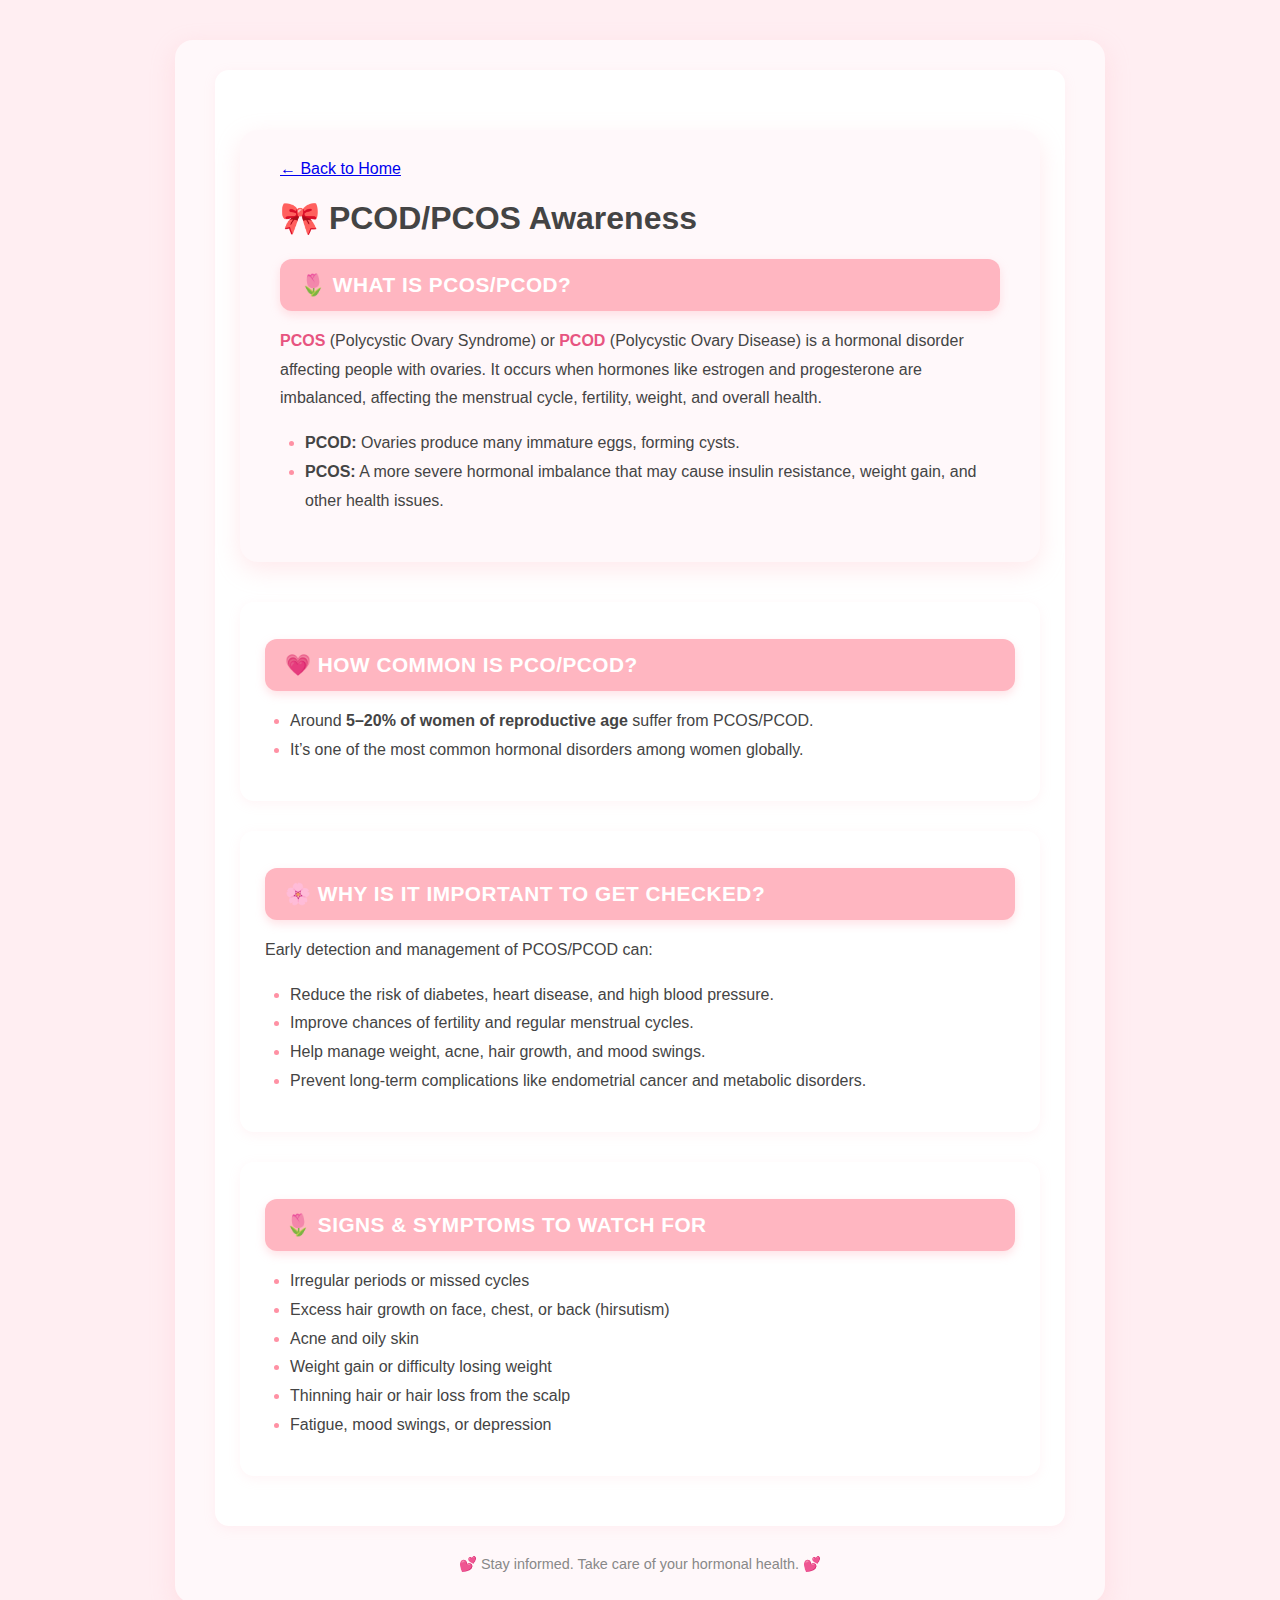
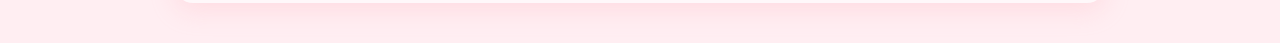
<file: pcosaware.html>
<!DOCTYPE html>
<html lang="en">
  <head>
    <meta charset="UTF-8" />
    <meta name="viewport" content="width=device-width, initial-scale=1.0" />
    <title>PCOS / PCOD Awareness</title>
    <style>
      body {
        font-family: "Segoe UI", Arial, sans-serif;
        background-color: #ffeef2;
        color: #444;
        margin: 0;
        padding: 0;
      }

      .container {
        max-width: 850px;
        margin: 40px auto;
        background-color: #fff8fa;
        padding: 30px 40px;
        border-radius: 18px;
        box-shadow: 0 8px 25px rgba(255, 182, 193, 0.3);
      }

      h2 {
        background-color: #ffb6c1;
        color: #fff;
        padding: 14px 20px;
        border-radius: 12px;
        font-size: 1.3rem;
        letter-spacing: 0.5px;
        margin-bottom: 15px;
        box-shadow: 0 4px 10px rgba(255, 182, 193, 0.4);
      }

      p,
      li {
        font-size: 1rem;
        line-height: 1.8;
      }

      ul {
        padding-left: 25px;
      }

      .section {
        background: #fff;
        border-radius: 14px;
        padding: 20px 25px;
        margin-bottom: 30px;
        box-shadow: 0 3px 12px rgba(255, 182, 193, 0.15);
      }

      .highlight {
        color: #e75480;
        font-weight: 600;
      }

      li::marker {
        color: #ff91a4;
      }

      footer {
        text-align: center;
        font-size: 0.9rem;
        color: #888;
        margin-top: 20px;
      }

      @media (max-width: 600px) {
        .container {
          padding: 20px;
        }
        h2 {
          font-size: 1.1rem;
          text-align: center;
        }
      }
    </style>
  </head>
  <body>
    <div class="container">
      <div class="section">

        <div class="container">
      <a href="index.html" class="back">← Back to Home</a>
      <h1>🎀 PCOD/PCOS Awareness</h1>

        <h2>🌷 WHAT IS PCOS/PCOD?</h2>
        <p>
          <span class="highlight">PCOS</span> (Polycystic Ovary Syndrome) or
          <span class="highlight">PCOD</span> (Polycystic Ovary Disease) is a
          hormonal disorder affecting people with ovaries. It occurs when
          hormones like estrogen and progesterone are imbalanced, affecting the
          menstrual cycle, fertility, weight, and overall health.
        </p>
        <ul>
          <li>
            <strong>PCOD:</strong> Ovaries produce many immature eggs, forming
            cysts.
          </li>
          <li>
            <strong>PCOS:</strong> A more severe hormonal imbalance that may
            cause insulin resistance, weight gain, and other health issues.
          </li>
        </ul>
      </div>

      <div class="section">
        <h2>💗 HOW COMMON IS PCO/PCOD?</h2>
        <ul>
          <li>
            Around <strong>5–20% of women of reproductive age</strong> suffer
            from PCOS/PCOD.
          </li>
          <li>
            It’s one of the most common hormonal disorders among women globally.
          </li>
        </ul>
      </div>

      <div class="section">
        <h2>🌸 WHY IS IT IMPORTANT TO GET CHECKED?</h2>
        <p>Early detection and management of PCOS/PCOD can:</p>
        <ul>
          <li>
            Reduce the risk of diabetes, heart disease, and high blood pressure.
          </li>
          <li>Improve chances of fertility and regular menstrual cycles.</li>
          <li>Help manage weight, acne, hair growth, and mood swings.</li>
          <li>
            Prevent long-term complications like endometrial cancer and
            metabolic disorders.
          </li>
        </ul>
      </div>

      <div class="section">
        <h2>🌷 SIGNS & SYMPTOMS TO WATCH FOR</h2>
        <ul>
          <li>Irregular periods or missed cycles</li>
          <li>Excess hair growth on face, chest, or back (hirsutism)</li>
          <li>Acne and oily skin</li>
          <li>Weight gain or difficulty losing weight</li>
          <li>Thinning hair or hair loss from the scalp</li>
          <li>Fatigue, mood swings, or depression</li>
        </ul>
      </div>
    </div>

    <footer>💕 Stay informed. Take care of your hormonal health. 💕</footer>
  </body>
</html>
</file>
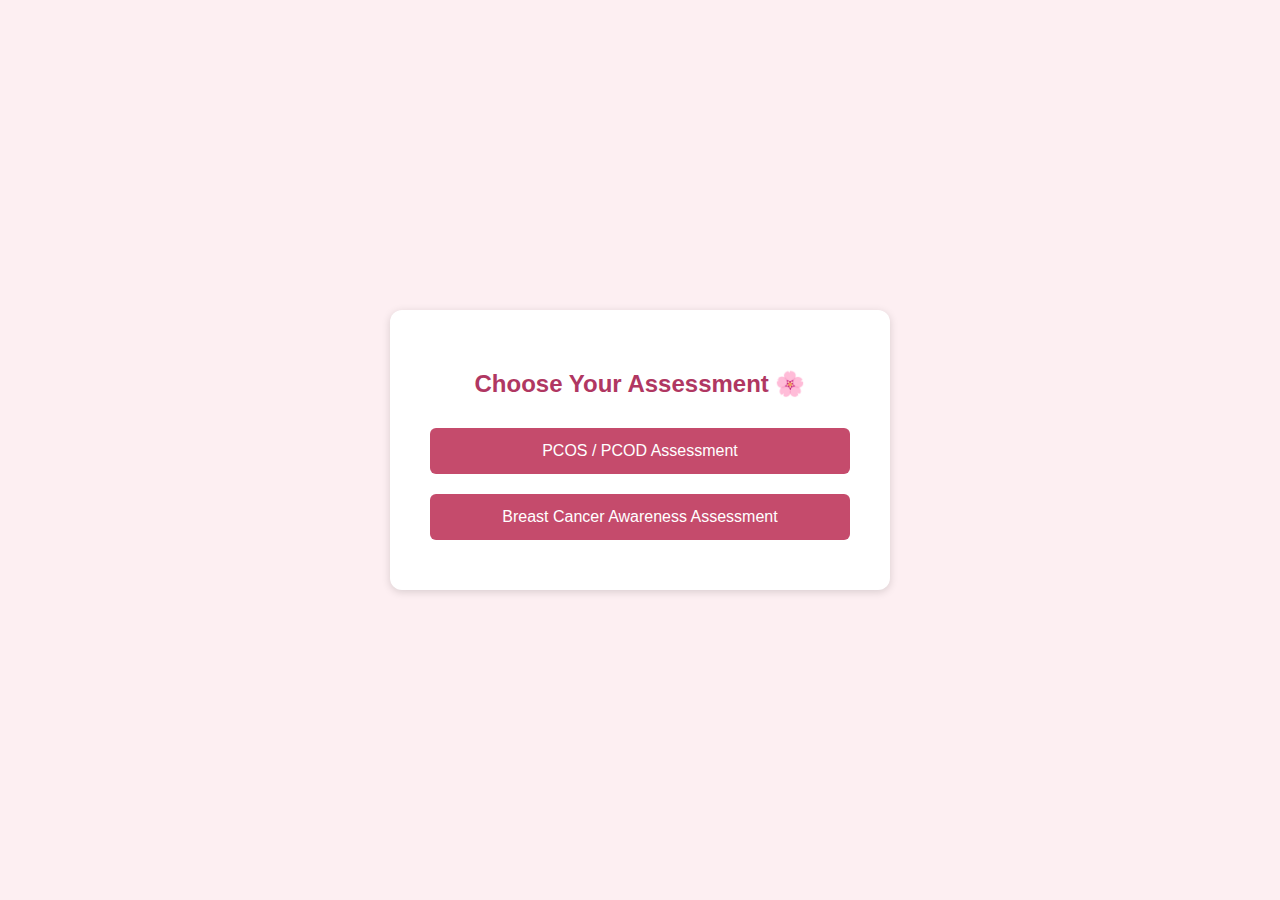
<file: report_breast.html>
<!DOCTYPE html>
<html lang="en">
  <head>
    <meta charset="UTF-8" />
    <meta name="viewport" content="width=device-width, initial-scale=1.0" />
    <title>Breast Cancer Assessment Report</title>
    <style>
      body {
        font-family: Arial, sans-serif;
        background: #fce4ec;
        display: flex;
        justify-content: center;
        padding: 30px 10px;
      }
      .report-card {
        background: #fff;
        border-radius: 15px;
        box-shadow: 0 8px 20px rgba(0, 0, 0, 0.15);
        padding: 30px 40px;
        max-width: 600px;
        width: 100%;
      }
      h2 {
        text-align: center;
        color: #d81b60;
        margin-bottom: 25px;
      }
      .report-item {
        margin: 10px 0;
        font-size: 16px;
      }
      .risk-level {
        font-weight: bold;
      }
      .risk-bar {
        width: 100%;
        height: 20px;
        background: #f3f3f3;
        border-radius: 10px;
        margin: 5px 0 15px;
        overflow: hidden;
      }
      .risk-bar-fill {
        height: 100%;
        width: 0;
        border-radius: 10px;
        text-align: right;
        color: white;
        padding-right: 10px;
        line-height: 20px;
        font-weight: bold;
        transition: width 1s ease-in-out;
      }
      .recommendation {
        background: #fce4ec;
        color: #880e4f;
        padding: 15px;
        border-radius: 10px;
        margin-top: 20px;
      }
      .btn {
        margin-top: 20px;
        display: block;
        width: 100%;
        padding: 12px;
        border: none;
        background: #d81b60;
        color: white;
        font-size: 16px;
        border-radius: 10px;
        cursor: pointer;
      }
      .btn:hover {
        background: #b0144b;
      }
    </style>
  </head>
  <body>
    <div class="report-card">
      <h2>Breast Cancer Assessment Report</h2>
      <div class="report-item">
        <strong>Name:</strong> <span id="name"></span>
      </div>
      <div class="report-item">
        <strong>Age:</strong> <span id="age"></span>
      </div>
      <div class="report-item">
        <strong>Weight:</strong> <span id="weight"></span>
      </div>
      <div class="report-item">
        <strong>Height:</strong> <span id="height"></span>
      </div>

      <div class="report-item">
        <strong>Breast Cancer Risk Level:</strong>
        <span id="risk-text" class="risk-level"></span>
      </div>
      <div class="risk-bar">
        <div id="risk-bar-fill" class="risk-bar-fill">0%</div>
      </div>

      <div class="recommendation" id="recommendation">
        <!-- Lifestyle recommendations will appear here -->
      </div>

      <button class="btn" onclick="window.print()">
        Download / Print Report
      </button>
    </div>

    <script>
      // Load user data from sessionStorage
      let userData = JSON.parse(sessionStorage.getItem("userData")); // store BC data here from assessment page

      if (!userData) {
        alert("No data found. Please fill the assessment first.");
        window.location.href = "assessment.html";
      }

      // Set personal info
      document.getElementById("name").innerText = userData.name;
      document.getElementById("age").innerText = userData.age;
      document.getElementById("weight").innerText = userData.weight + " kg";
      document.getElementById("height").innerText = userData.height + " cm";
      document.getElementById("risk-text").innerText = userData.bcRiskText; // risk text for breast cancer

      // Risk bar
      let bar = document.getElementById("risk-bar-fill");
      bar.style.width = userData.bcRisk + "%";
      if (userData.bcRisk < 40) bar.style.background = "#4caf50"; // Low
      else if (userData.bcRisk < 70)
        bar.style.background = "#ff9800"; // Moderate
      else bar.style.background = "#f44336"; // High
      bar.innerText = userData.bcRisk + "%";

      // Lifestyle recommendations based on risk level
      let rec = "";
      if (userData.bcRiskText === "Low") {
        rec =
          "✅ Maintain a healthy diet, exercise regularly, perform monthly self-checks, and continue regular screenings.";
      } else if (userData.bcRiskText === "Moderate") {
        rec =
          "⚠️ Schedule regular clinical screenings, maintain a balanced diet, avoid alcohol & smoking, exercise regularly, and do self-checks monthly.";
      } else if (userData.bcRiskText === "High") {
        rec =
          "🚨 Consult an gynecologist promptly, schedule diagnostic tests, maintain a healthy lifestyle, reduce stress, and perform regular self-checks.";
      }

      document.getElementById("recommendation").innerText = rec;
    </script>
  </body>
</html>
</file>
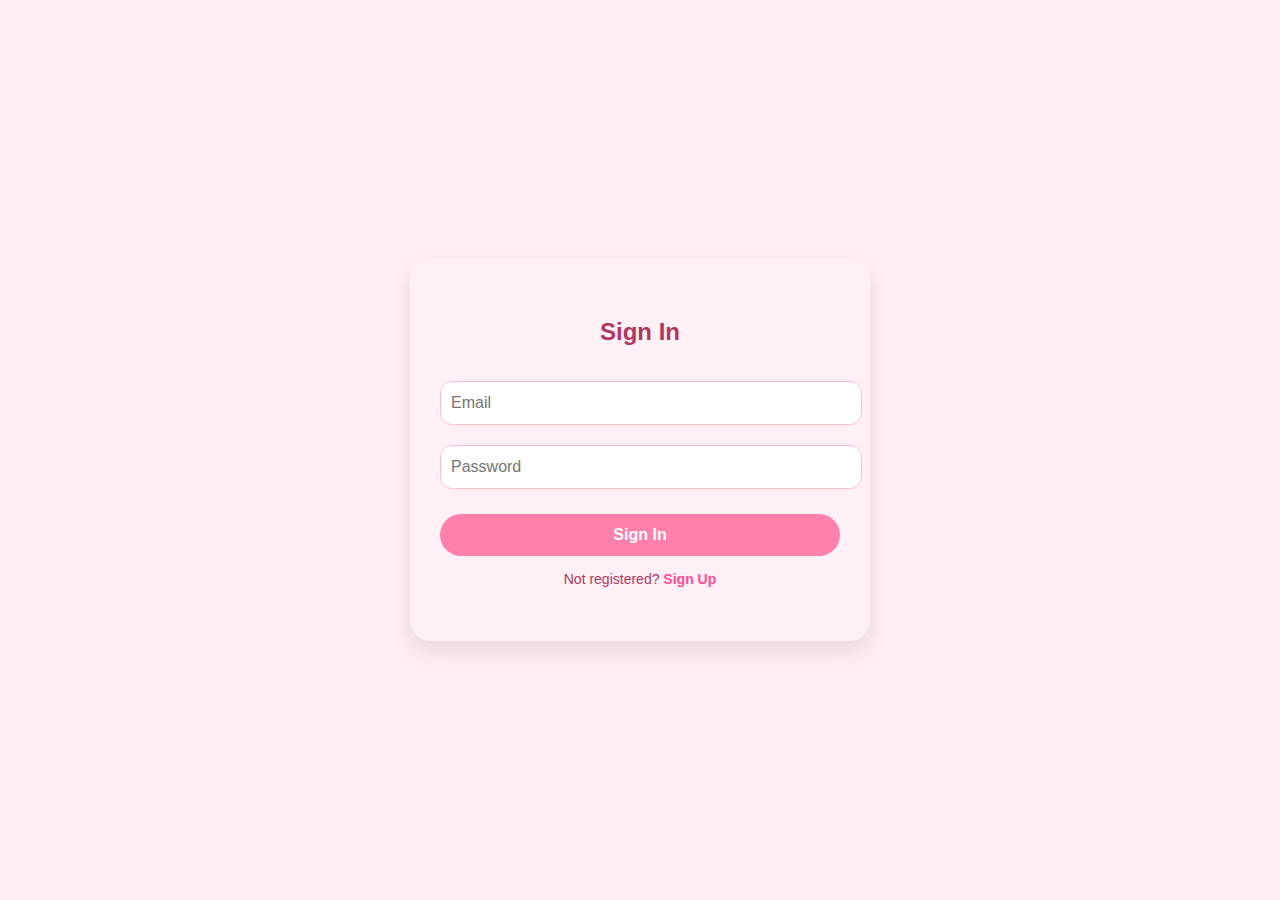
<file: signin.html>
<!DOCTYPE html>
<html lang="en">
  <head>
    <meta charset="UTF-8" />
    <meta name="viewport" content="width=device-width, initial-scale=1.0" />
    <title>FemiShield - Sign In/Sign Up</title>
    <style>
      body,
      html {
        margin: 0;
        padding: 0;
        font-family: Arial;
        background: #ffeef5;
        color: #b03762;
        display: flex;
        justify-content: center;
        align-items: center;
        height: 100vh;
      }
      .form-card {
        background: #fff0f5;
        border-radius: 20px;
        padding: 40px 30px;
        box-shadow: 0 10px 25px rgba(0, 0, 0, 0.1);
        max-width: 400px;
        width: 100%;
        text-align: center;
      }
      h2 {
        margin-bottom: 25px;
        color: #b03762;
      }
      input {
        width: 100%;
        padding: 12px 10px;
        margin: 10px 0;
        border: 1px solid #ffc0cb;
        border-radius: 12px;
        font-size: 16px;
      }
      button {
        background: #ff80ab;
        color: white;
        border: none;
        padding: 12px 25px;
        border-radius: 25px;
        cursor: pointer;
        font-weight: 600;
        font-size: 16px;
        margin-top: 15px;
        transition: 0.3s;
        width: 100%;
      }
      button:hover {
        background: #ff4d94;
      }
      p {
        margin-top: 15px;
        font-size: 14px;
        color: #b03762;
      }
      p a {
        color: #ff4d94;
        text-decoration: none;
        font-weight: 600;
        cursor: pointer;
      }
      p a:hover {
        text-decoration: underline;
      }
      .hidden {
        display: none;
      }
    </style>
  </head>
  <body>
    <div class="form-card">
      <div id="signin-form">
        <h2>Sign In</h2>
        <input type="email" id="login-email" placeholder="Email" required />
        <input
          type="password"
          id="login-password"
          placeholder="Password"
          required
        />
        <button id="login-btn">Sign In</button>
        <p>Not registered? <a class="toggle-form">Sign Up</a></p>
      </div>

      <div id="signup-form" class="hidden">
        <h2>Sign Up</h2>
        <input type="text" id="reg-name" placeholder="Full Name" required />
        <input type="email" id="reg-email" placeholder="Email" required />
        <input
          type="password"
          id="reg-password"
          placeholder="Password"
          required
        />
        <button id="signup-btn">Register</button>
        <p>Already have an account? <a class="toggle-form">Sign In</a></p>
      </div>
    </div>

    <script>
      const BASE_URL = "http://127.0.0.1:5000";

      function toggleForm() {
        document.getElementById("signin-form").classList.toggle("hidden");
        document.getElementById("signup-form").classList.toggle("hidden");
      }

      document.addEventListener("DOMContentLoaded", () => {
        // Toggle between sign in and sign up forms
        document
          .querySelectorAll(".toggle-form")
          .forEach((el) => el.addEventListener("click", toggleForm));

        // Sign Up
        document
          .getElementById("signup-btn")
          .addEventListener("click", async () => {
            const name = document.getElementById("reg-name").value;
            const email = document.getElementById("reg-email").value;
            const password = document.getElementById("reg-password").value;

            try {
              const res = await fetch(`${BASE_URL}/signup`, {
                method: "POST",
                headers: { "Content-Type": "application/json" },
                body: JSON.stringify({ name, email, password }),
              });
              const data = await res.json();
              alert(data.message);
              if (data.success) toggleForm();
            } catch (err) {
              console.error(err);
              alert("Error connecting to backend ❌");
            }
          });

        // Sign In
        document
          .getElementById("login-btn")
          .addEventListener("click", async () => {
            const email = document.getElementById("login-email").value;
            const password = document.getElementById("login-password").value;

            try {
              const res = await fetch(`${BASE_URL}/login`, {
                method: "POST",
                headers: { "Content-Type": "application/json" },
                body: JSON.stringify({ email, password }),
              });
              const data = await res.json();
              alert(data.message);
              if (data.success) {
                localStorage.setItem("userEmail", email);
                // Redirect to the assessment choice page instead of directly to PCOS assessment
                window.location.href = "assessment.html";
              }
            } catch (err) {
              console.error(err);
              alert("Error connecting to backend ❌");
            }
          });
      });
    </script>
  </body>
</html>
</file>
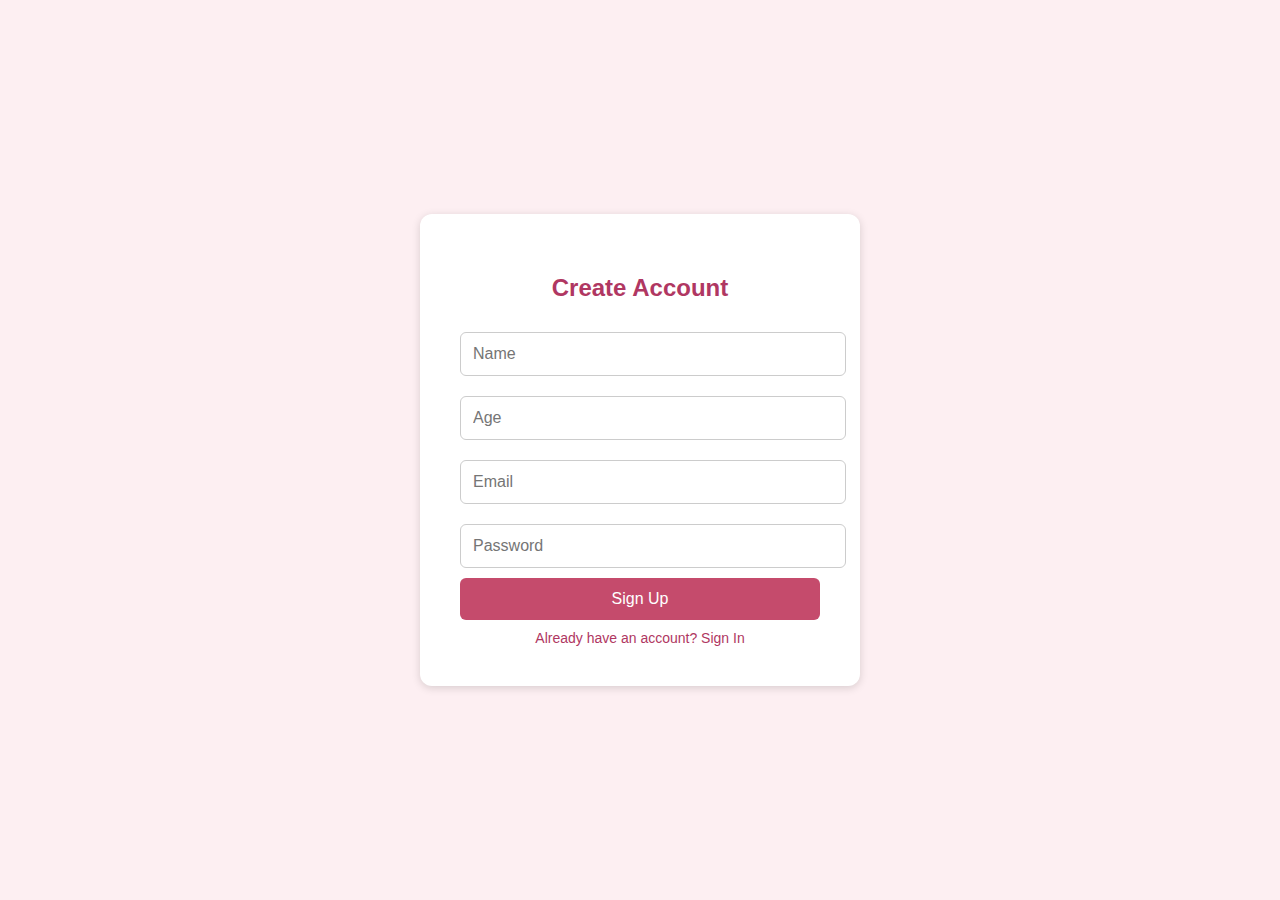
<file: signup.html>
<!DOCTYPE html>
<html lang="en">
  <head>
    <meta charset="UTF-8" />
    <meta name="viewport" content="width=device-width, initial-scale=1.0" />
    <title>Sign Up - FemiShield</title>
    <style>
      body {
        margin: 0;
        font-family: Arial, sans-serif;
        background: #fdeff2;
        display: flex;
        justify-content: center;
        align-items: center;
        height: 100vh;
      }
      .card {
        background: #ffffff;
        padding: 40px;
        width: 360px;
        border-radius: 12px;
        box-shadow: 0 2px 8px rgba(0, 0, 0, 0.15);
        text-align: center;
      }
      h2 {
        color: #b03762;
        margin-bottom: 20px;
      }
      input {
        width: 100%;
        padding: 12px;
        margin: 10px 0;
        border: 1px solid #ccc;
        border-radius: 6px;
        font-size: 16px;
      }
      button {
        width: 100%;
        padding: 12px;
        border: none;
        border-radius: 6px;
        background: #c54b6c;
        color: #fff;
        cursor: pointer;
        font-size: 16px;
      }
      button:hover {
        background: #a63b59;
      }
      a {
        display: block;
        margin-top: 10px;
        font-size: 14px;
        color: #b03762;
        text-decoration: none;
      }
    </style>
  </head>
  <body>
    <div class="card">
      <h2>Create Account</h2>
      <input type="text" id="name" placeholder="Name" />
      <input type="number" id="age" placeholder="Age" />
      <input type="email" id="email" placeholder="Email" />
      <input type="password" id="password" placeholder="Password" />
      <button onclick="signup()">Sign Up</button>
      <a href="signin.html">Already have an account? Sign In</a>
    </div>

    <script>
      function signup() {
        const name = document.getElementById("name").value;
        const age = document.getElementById("age").value;
        const email = document.getElementById("email").value;
        const password = document.getElementById("password").value;

        if (!name || !age || !email || !password) {
          alert("Please fill all fields.");
          return;
        }

        const user = { name, age, email, password };
        localStorage.setItem("femi_user", JSON.stringify(user));
        alert("Account created successfully!");
        window.location.href = "signin.html";
      }
    </script>
  </body>
</html>
</file>
